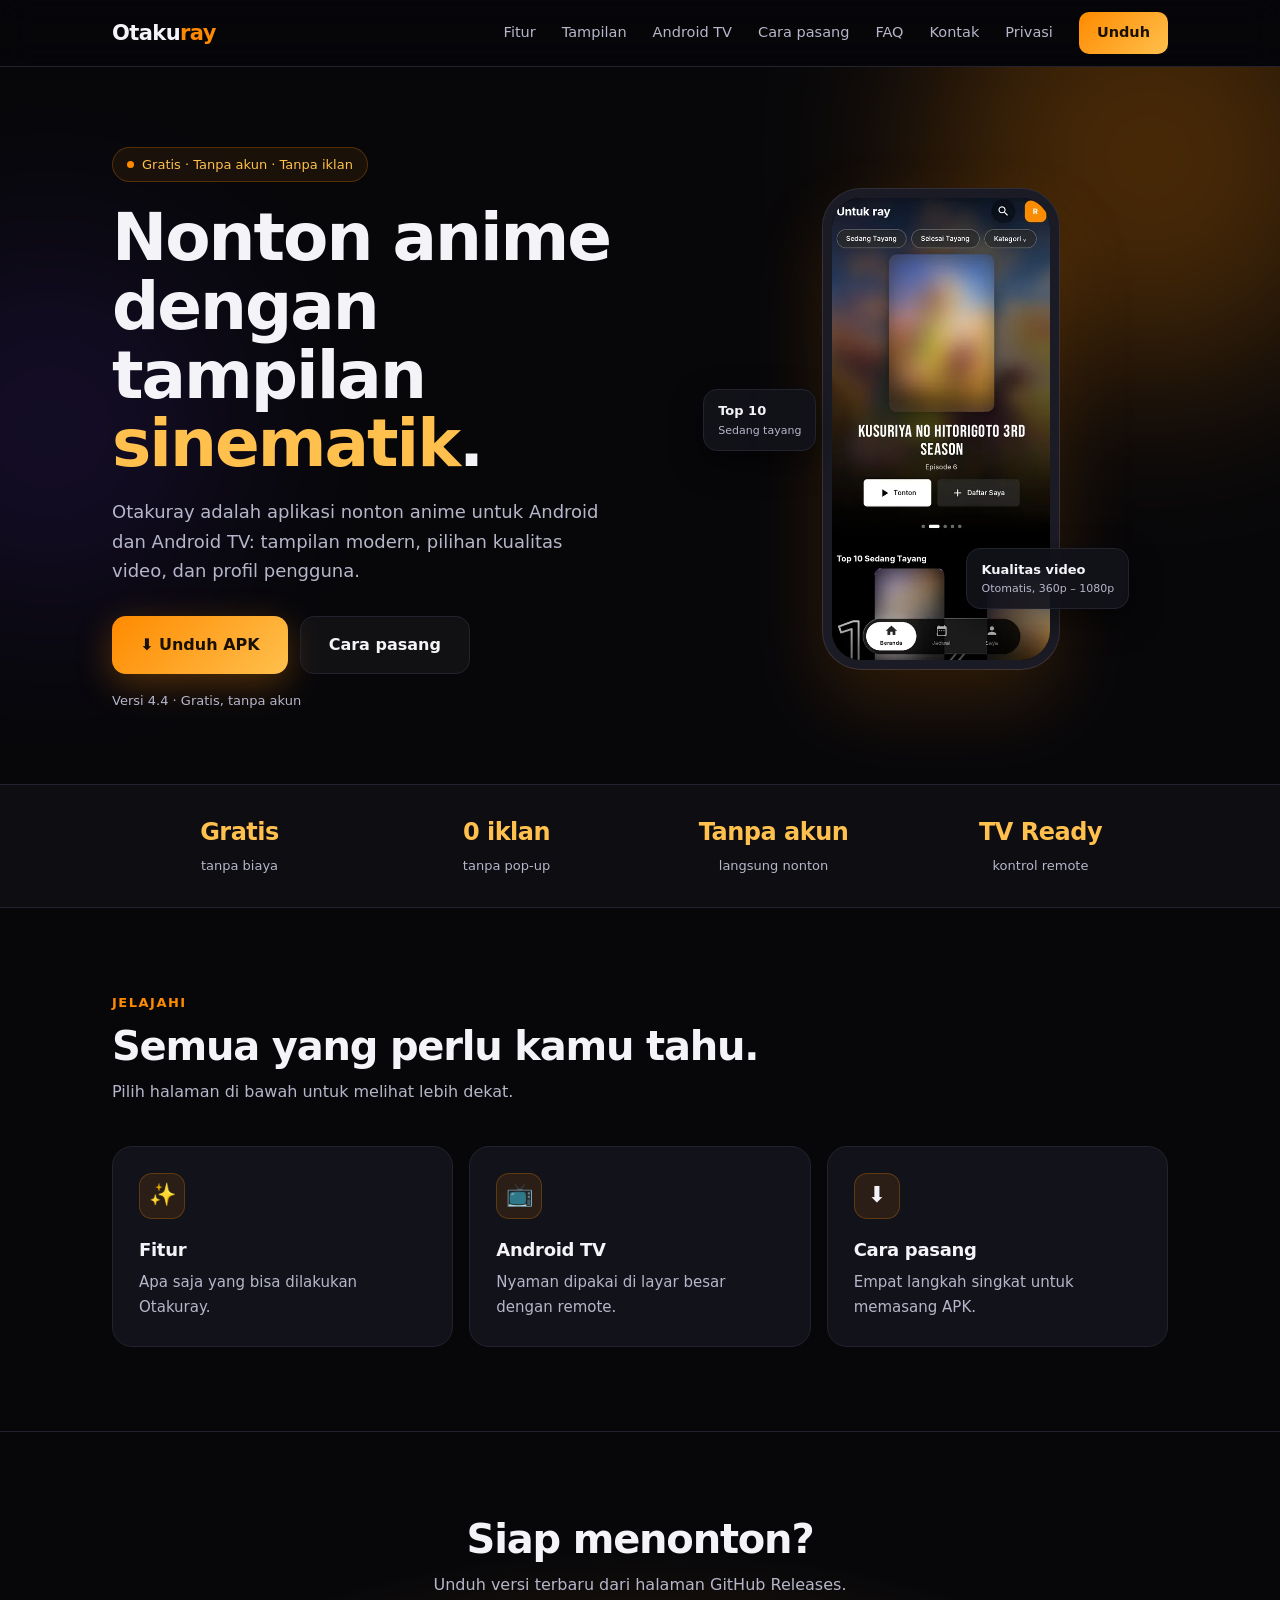
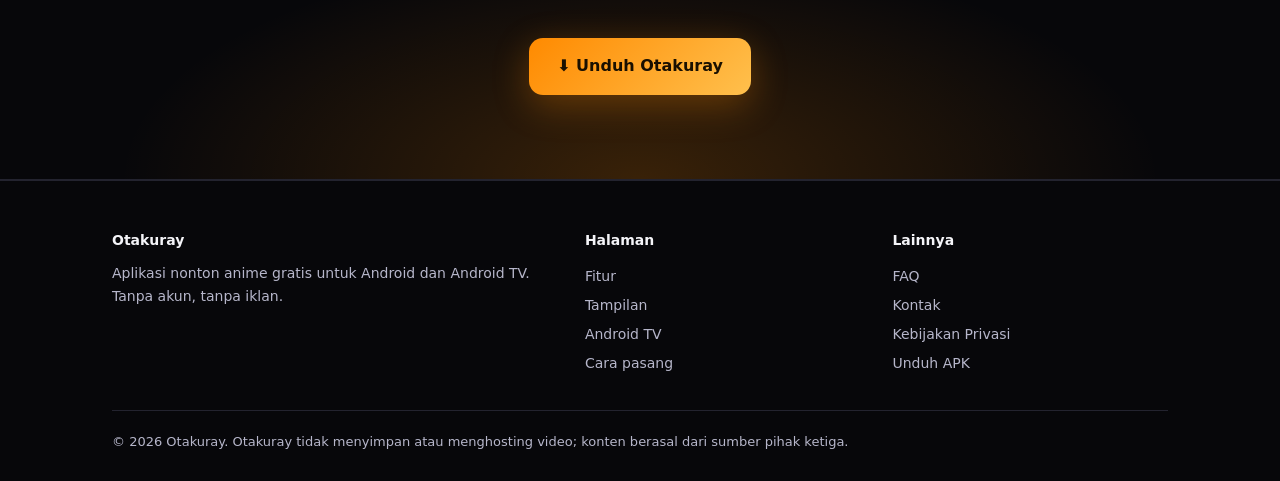
<file: web/index.html>
<!DOCTYPE html>
<html lang="id">
<head>
<meta charset="utf-8">
<meta name="viewport" content="width=device-width,initial-scale=1">
<title>Otakuray – Nonton Anime Gratis di Android &amp; Android TV</title>
<meta name="description" content="Aplikasi nonton anime gratis untuk Android dan Android TV: tanpa akun, tanpa iklan, jadwal tayang, banyak profil, kualitas hingga 1080p.">
<meta name="robots" content="index,follow,max-image-preview:large">
<link rel="canonical" href="https://otakuray.fannyakun.workers.dev/">
<link rel="icon" href="favicon.svg" type="image/svg+xml">
<meta property="og:type" content="website">
<meta property="og:site_name" content="Otakuray">
<meta property="og:locale" content="id_ID">
<meta property="og:title" content="Otakuray – Nonton Anime Gratis di Android &amp; Android TV">
<meta property="og:description" content="Aplikasi nonton anime gratis untuk Android dan Android TV: tanpa akun, tanpa iklan, jadwal tayang, banyak profil, kualitas hingga 1080p.">
<meta property="og:url" content="https://otakuray.fannyakun.workers.dev/">
<meta property="og:image" content="https://otakuray.fannyakun.workers.dev/og.png">
<meta property="og:image:width" content="1200">
<meta property="og:image:height" content="630">
<meta name="twitter:card" content="summary_large_image">
<meta name="twitter:title" content="Otakuray – Nonton Anime Gratis di Android &amp; Android TV">
<meta name="twitter:description" content="Aplikasi nonton anime gratis untuk Android dan Android TV: tanpa akun, tanpa iklan, jadwal tayang, banyak profil, kualitas hingga 1080p.">
<meta name="twitter:image" content="https://otakuray.fannyakun.workers.dev/og.png">
<script type="application/ld+json">{"@context": "https://schema.org", "@graph": [{"@type": "WebSite", "name": "Otakuray", "url": "https://otakuray.fannyakun.workers.dev/", "inLanguage": "id"}, {"@type": "SoftwareApplication", "name": "Otakuray", "operatingSystem": "ANDROID", "applicationCategory": "MultimediaApplication", "softwareVersion": "4.5", "inLanguage": "id", "description": "Aplikasi nonton anime gratis untuk Android dan Android TV: tanpa akun, tanpa iklan, jadwal tayang, banyak profil, kualitas hingga 1080p.", "downloadUrl": "https://github.com/fannyakun-bit/otakuray/releases/download/v.4.5/Otakuray.apk", "url": "https://otakuray.fannyakun.workers.dev/", "offers": {"@type": "Offer", "price": "0", "priceCurrency": "IDR"}, "screenshot": ["https://otakuray.fannyakun.workers.dev/img/beranda.webp", "https://otakuray.fannyakun.workers.dev/img/detail.webp", "https://otakuray.fannyakun.workers.dev/img/pemutar.webp", "https://otakuray.fannyakun.workers.dev/img/jadwal.webp"]}]}</script>
<meta name="theme-color" content="#07070a">
<link rel="stylesheet" href="style.css">
<script>document.documentElement.className+=" js"</script>
</head>
<body>
<nav><div class="wrap">
<a class="logo" href="./">Otaku<b>ray</b></a>
<div class="navr"><a class="nb" href="https://github.com/fannyakun-bit/otakuray/releases/download/v.4.5/Otakuray.apk">Unduh</a><button class="ham" id="ham" type="button" aria-label="Buka menu" aria-expanded="false" aria-controls="menu"><span></span><span></span><span></span></button></div>
<div class="menu" id="menu">
<a href="fitur.html">Fitur</a>
<a href="tampilan.html">Tampilan</a>
<a href="android-tv.html">Android TV</a>
<a href="cara-pasang.html">Cara pasang</a>
<a href="faq.html">FAQ</a>
<a href="kontak.html">Kontak</a>
<a href="privacy.html">Privasi</a>
<a class="nb" href="https://github.com/fannyakun-bit/otakuray/releases/download/v.4.5/Otakuray.apk">Unduh</a>
</div>
</div></nav>
<main>
<header class="hero">
<div class="orb o1"></div><div class="orb o2"></div>
<div class="wrap">
<div>
<span class="tag">Gratis · Tanpa akun · Tanpa iklan</span>
<h1>Nonton anime dengan tampilan <span>sinematik</span>.</h1>
<p class="lead">Otakuray adalah aplikasi nonton anime untuk Android dan Android TV: tampilan modern, pilihan kualitas video, dan profil pengguna.</p>
<div class="cta"><a class="btn" href="https://github.com/fannyakun-bit/otakuray/releases/download/v.4.5/Otakuray.apk">⬇ Unduh APK</a><a class="btn o" href="cara-pasang.html">Cara pasang</a></div>
<p class="note">Versi 4.4 · Gratis, tanpa akun</p>
</div>
<div class="stage"><div class="phone sc"><img src="img/beranda.webp" alt="Layar Beranda Otakuray" width="450" height="908" loading="lazy" decoding="async"></div>
<div class="chip c1">Top 10<small>Sedang tayang</small></div>
<div class="chip c2">Kualitas video<small>Otomatis, 360p – 1080p</small></div>
</div>
</div>
</header>
<div class="strip"><div class="wrap">
<div><b>Gratis</b><span>tanpa biaya</span></div>
<div><b>0 iklan</b><span>tanpa pop-up</span></div>
<div><b>Tanpa akun</b><span>langsung nonton</span></div>
<div><b>TV Ready</b><span>kontrol remote</span></div>
</div></div>
<section><div class="wrap">
<p class="eyebrow">Jelajahi</p>
<h2>Semua yang perlu kamu tahu.</h2>
<p class="sub">Pilih halaman di bawah untuk melihat lebih dekat.</p>
<div class="grid">
<a class="card" href="fitur.html" style="text-decoration:none"><div class="ic">✨</div><h3>Fitur</h3><p>Apa saja yang bisa dilakukan Otakuray.</p></a>
<a class="card" href="android-tv.html" style="text-decoration:none"><div class="ic">📺</div><h3>Android TV</h3><p>Nyaman dipakai di layar besar dengan remote.</p></a>
<a class="card" href="cara-pasang.html" style="text-decoration:none"><div class="ic">⬇</div><h3>Cara pasang</h3><p>Empat langkah singkat untuk memasang APK.</p></a>
</div>
</div></section>
<section class="final alt"><div class="wrap">
<h2>Siap menonton?</h2>
<p class="sub">Unduh versi terbaru dari halaman GitHub Releases.</p>
<a class="btn" href="https://github.com/fannyakun-bit/otakuray/releases/download/v.4.5/Otakuray.apk">⬇ Unduh Otakuray</a>
</div></section>
</main>
<footer><div class="wrap">
<div class="fg">
<div><b>Otakuray</b><p>Aplikasi nonton anime gratis untuk Android dan Android TV. Tanpa akun, tanpa iklan.</p></div>
<div><b>Halaman</b><a href="fitur.html">Fitur</a><a href="tampilan.html">Tampilan</a><a href="android-tv.html">Android TV</a><a href="cara-pasang.html">Cara pasang</a></div>
<div><b>Lainnya</b><a href="faq.html">FAQ</a><a href="kontak.html">Kontak</a><a href="privacy.html">Kebijakan Privasi</a><a href="https://github.com/fannyakun-bit/otakuray/releases/download/v.4.5/Otakuray.apk">Unduh APK</a></div>
</div>
<div class="copy">© 2026 Otakuray. Otakuray tidak menyimpan atau menghosting video; konten berasal dari sumber pihak ketiga.</div>
</div></footer>
<script>
(function(){var h=document.getElementById("ham"),n=document.querySelector("nav");if(!h||!n)return;
function s(o){n.classList.toggle("open",o);h.setAttribute("aria-expanded",o?"true":"false");h.setAttribute("aria-label",o?"Tutup menu":"Buka menu")}
h.addEventListener("click",function(){s(!n.classList.contains("open"))});
n.querySelectorAll(".menu a").forEach(function(a){a.addEventListener("click",function(){s(false)})});
document.addEventListener("keydown",function(e){if(e.key==="Escape"){s(false);h.focus()}});
document.addEventListener("click",function(e){if(!n.contains(e.target))s(false)});
})();
</script>
</body>
</html>
</file>
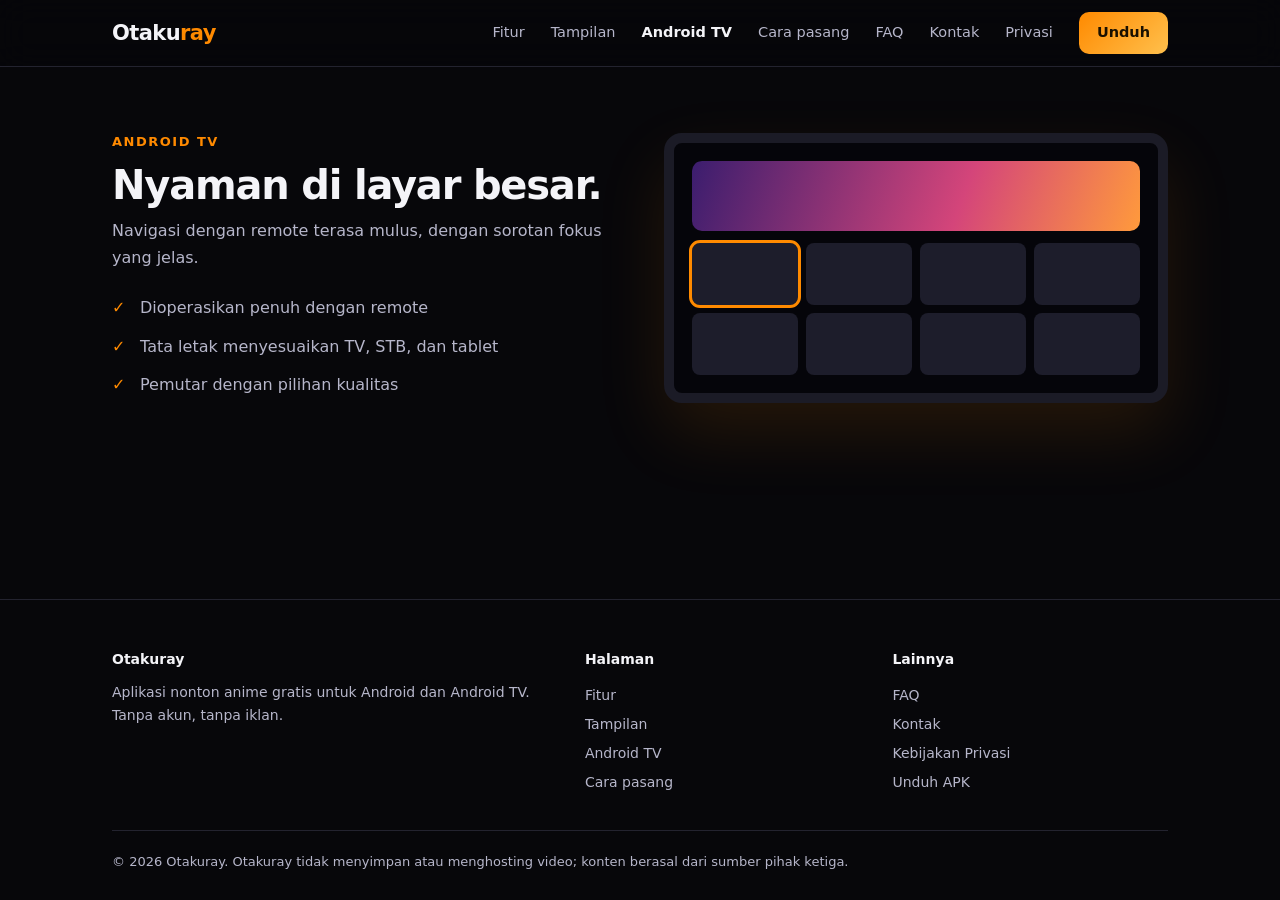
<file: web/android-tv.html>
<!DOCTYPE html>
<html lang="id">
<head>
<meta charset="utf-8">
<meta name="viewport" content="width=device-width,initial-scale=1">
<title>Otakuray di Android TV – Kontrol Penuh dengan Remote</title>
<meta name="description" content="Otakuray bisa dipakai di Android TV dengan kontrol remote penuh, sorotan fokus yang jelas, dan tata letak yang menyesuaikan TV, STB, dan tablet.">
<meta name="robots" content="index,follow,max-image-preview:large">
<link rel="canonical" href="https://otakuray.fannyakun.workers.dev/android-tv">
<link rel="icon" href="favicon.svg" type="image/svg+xml">
<meta property="og:type" content="website">
<meta property="og:site_name" content="Otakuray">
<meta property="og:locale" content="id_ID">
<meta property="og:title" content="Otakuray di Android TV – Kontrol Penuh dengan Remote">
<meta property="og:description" content="Otakuray bisa dipakai di Android TV dengan kontrol remote penuh, sorotan fokus yang jelas, dan tata letak yang menyesuaikan TV, STB, dan tablet.">
<meta property="og:url" content="https://otakuray.fannyakun.workers.dev/android-tv">
<meta property="og:image" content="https://otakuray.fannyakun.workers.dev/og.png">
<meta property="og:image:width" content="1200">
<meta property="og:image:height" content="630">
<meta name="twitter:card" content="summary_large_image">
<meta name="twitter:title" content="Otakuray di Android TV – Kontrol Penuh dengan Remote">
<meta name="twitter:description" content="Otakuray bisa dipakai di Android TV dengan kontrol remote penuh, sorotan fokus yang jelas, dan tata letak yang menyesuaikan TV, STB, dan tablet.">
<meta name="twitter:image" content="https://otakuray.fannyakun.workers.dev/og.png">
<meta name="theme-color" content="#07070a">
<link rel="stylesheet" href="style.css">
<script>document.documentElement.className+=" js"</script>
</head>
<body>
<nav><div class="wrap">
<a class="logo" href="./">Otaku<b>ray</b></a>
<div class="navr"><a class="nb" href="https://github.com/fannyakun-bit/otakuray/releases/download/v.4.5/Otakuray.apk">Unduh</a><button class="ham" id="ham" type="button" aria-label="Buka menu" aria-expanded="false" aria-controls="menu"><span></span><span></span><span></span></button></div>
<div class="menu" id="menu">
<a href="fitur.html">Fitur</a>
<a href="tampilan.html">Tampilan</a>
<a href="android-tv.html" class="cur" aria-current="page">Android TV</a>
<a href="cara-pasang.html">Cara pasang</a>
<a href="faq.html">FAQ</a>
<a href="kontak.html">Kontak</a>
<a href="privacy.html">Privasi</a>
<a class="nb" href="https://github.com/fannyakun-bit/otakuray/releases/download/v.4.5/Otakuray.apk">Unduh</a>
</div>
</div></nav>
<main>
<section id="tv"><div class="wrap tvwrap">
<div>
<p class="eyebrow">Android TV</p>
<h1 class="h2">Nyaman di layar besar.</h1>
<p class="sub" style="margin-bottom:0">Navigasi dengan remote terasa mulus, dengan sorotan fokus yang jelas.</p>
<ul class="tick"><li>Dioperasikan penuh dengan remote</li><li>Tata letak menyesuaikan TV, STB, dan tablet</li><li>Pemutar dengan pilihan kualitas</li></ul>
</div>
<div class="tv"><div class="h"></div>
<div class="r"><i class="f"></i><i></i><i></i><i></i></div>
<div class="r" style="margin-top:8px"><i></i><i></i><i></i><i></i></div></div>
</div></section>
</main>
<footer><div class="wrap">
<div class="fg">
<div><b>Otakuray</b><p>Aplikasi nonton anime gratis untuk Android dan Android TV. Tanpa akun, tanpa iklan.</p></div>
<div><b>Halaman</b><a href="fitur.html">Fitur</a><a href="tampilan.html">Tampilan</a><a href="android-tv.html">Android TV</a><a href="cara-pasang.html">Cara pasang</a></div>
<div><b>Lainnya</b><a href="faq.html">FAQ</a><a href="kontak.html">Kontak</a><a href="privacy.html">Kebijakan Privasi</a><a href="https://github.com/fannyakun-bit/otakuray/releases/download/v.4.5/Otakuray.apk">Unduh APK</a></div>
</div>
<div class="copy">© 2026 Otakuray. Otakuray tidak menyimpan atau menghosting video; konten berasal dari sumber pihak ketiga.</div>
</div></footer>
<script>
(function(){var h=document.getElementById("ham"),n=document.querySelector("nav");if(!h||!n)return;
function s(o){n.classList.toggle("open",o);h.setAttribute("aria-expanded",o?"true":"false");h.setAttribute("aria-label",o?"Tutup menu":"Buka menu")}
h.addEventListener("click",function(){s(!n.classList.contains("open"))});
n.querySelectorAll(".menu a").forEach(function(a){a.addEventListener("click",function(){s(false)})});
document.addEventListener("keydown",function(e){if(e.key==="Escape"){s(false);h.focus()}});
document.addEventListener("click",function(e){if(!n.contains(e.target))s(false)});
})();
</script>
</body>
</html>
</file>
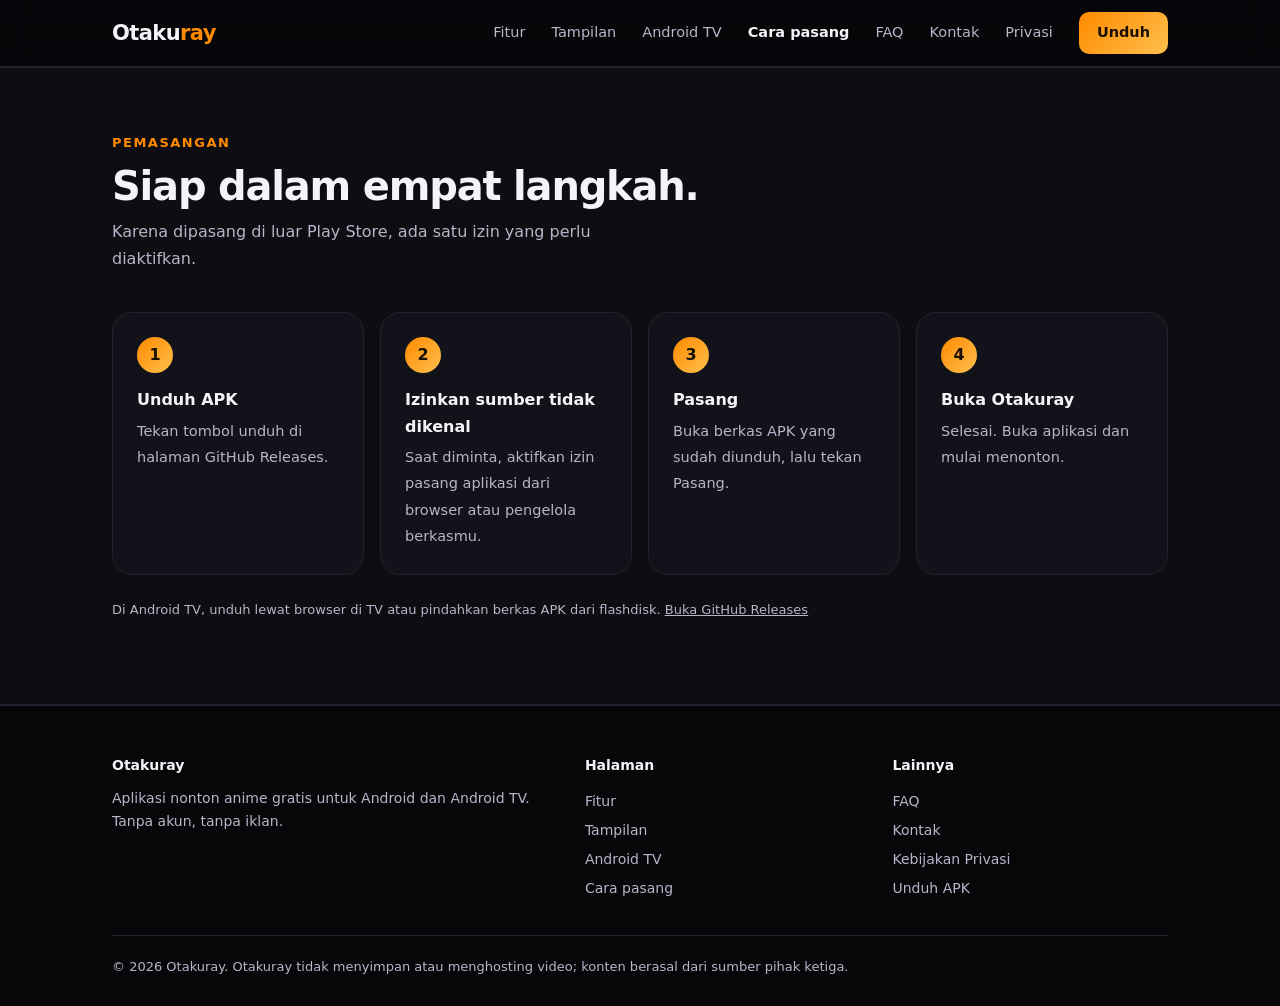
<file: web/cara-pasang.html>
<!DOCTYPE html>
<html lang="id">
<head>
<meta charset="utf-8">
<meta name="viewport" content="width=device-width,initial-scale=1">
<title>Cara Pasang Otakuray APK di Android &amp; Android TV</title>
<meta name="description" content="Panduan empat langkah memasang Otakuray APK: unduh dari GitHub Releases, izinkan sumber tidak dikenal, pasang, lalu mulai menonton.">
<meta name="robots" content="index,follow,max-image-preview:large">
<link rel="canonical" href="https://otakuray.fannyakun.workers.dev/cara-pasang">
<link rel="icon" href="favicon.svg" type="image/svg+xml">
<meta property="og:type" content="website">
<meta property="og:site_name" content="Otakuray">
<meta property="og:locale" content="id_ID">
<meta property="og:title" content="Cara Pasang Otakuray APK di Android &amp; Android TV">
<meta property="og:description" content="Panduan empat langkah memasang Otakuray APK: unduh dari GitHub Releases, izinkan sumber tidak dikenal, pasang, lalu mulai menonton.">
<meta property="og:url" content="https://otakuray.fannyakun.workers.dev/cara-pasang">
<meta property="og:image" content="https://otakuray.fannyakun.workers.dev/og.png">
<meta property="og:image:width" content="1200">
<meta property="og:image:height" content="630">
<meta name="twitter:card" content="summary_large_image">
<meta name="twitter:title" content="Cara Pasang Otakuray APK di Android &amp; Android TV">
<meta name="twitter:description" content="Panduan empat langkah memasang Otakuray APK: unduh dari GitHub Releases, izinkan sumber tidak dikenal, pasang, lalu mulai menonton.">
<meta name="twitter:image" content="https://otakuray.fannyakun.workers.dev/og.png">
<meta name="theme-color" content="#07070a">
<link rel="stylesheet" href="style.css">
<script>document.documentElement.className+=" js"</script>
</head>
<body>
<nav><div class="wrap">
<a class="logo" href="./">Otaku<b>ray</b></a>
<div class="navr"><a class="nb" href="https://github.com/fannyakun-bit/otakuray/releases/download/v.4.5/Otakuray.apk">Unduh</a><button class="ham" id="ham" type="button" aria-label="Buka menu" aria-expanded="false" aria-controls="menu"><span></span><span></span><span></span></button></div>
<div class="menu" id="menu">
<a href="fitur.html">Fitur</a>
<a href="tampilan.html">Tampilan</a>
<a href="android-tv.html">Android TV</a>
<a href="cara-pasang.html" class="cur" aria-current="page">Cara pasang</a>
<a href="faq.html">FAQ</a>
<a href="kontak.html">Kontak</a>
<a href="privacy.html">Privasi</a>
<a class="nb" href="https://github.com/fannyakun-bit/otakuray/releases/download/v.4.5/Otakuray.apk">Unduh</a>
</div>
</div></nav>
<main>
<section id="pasang" class="alt"><div class="wrap">
<p class="eyebrow">Pemasangan</p>
<h1 class="h2">Siap dalam empat langkah.</h1>
<p class="sub">Karena dipasang di luar Play Store, ada satu izin yang perlu diaktifkan.</p>
<div class="steps">
<div class="st"><b>Unduh APK</b><span>Tekan tombol unduh di halaman GitHub Releases.</span></div>
<div class="st"><b>Izinkan sumber tidak dikenal</b><span>Saat diminta, aktifkan izin pasang aplikasi dari browser atau pengelola berkasmu.</span></div>
<div class="st"><b>Pasang</b><span>Buka berkas APK yang sudah diunduh, lalu tekan Pasang.</span></div>
<div class="st"><b>Buka Otakuray</b><span>Selesai. Buka aplikasi dan mulai menonton.</span></div>
</div>
<p class="note" style="margin-top:24px">Di Android TV, unduh lewat browser di TV atau pindahkan berkas APK dari flashdisk. <a href="https://github.com/fannyakun-bit/otakuray/releases/latest"><u>Buka GitHub Releases</u></a></p>
</div></section>
</main>
<footer><div class="wrap">
<div class="fg">
<div><b>Otakuray</b><p>Aplikasi nonton anime gratis untuk Android dan Android TV. Tanpa akun, tanpa iklan.</p></div>
<div><b>Halaman</b><a href="fitur.html">Fitur</a><a href="tampilan.html">Tampilan</a><a href="android-tv.html">Android TV</a><a href="cara-pasang.html">Cara pasang</a></div>
<div><b>Lainnya</b><a href="faq.html">FAQ</a><a href="kontak.html">Kontak</a><a href="privacy.html">Kebijakan Privasi</a><a href="https://github.com/fannyakun-bit/otakuray/releases/download/v.4.5/Otakuray.apk">Unduh APK</a></div>
</div>
<div class="copy">© 2026 Otakuray. Otakuray tidak menyimpan atau menghosting video; konten berasal dari sumber pihak ketiga.</div>
</div></footer>
<script>
(function(){var h=document.getElementById("ham"),n=document.querySelector("nav");if(!h||!n)return;
function s(o){n.classList.toggle("open",o);h.setAttribute("aria-expanded",o?"true":"false");h.setAttribute("aria-label",o?"Tutup menu":"Buka menu")}
h.addEventListener("click",function(){s(!n.classList.contains("open"))});
n.querySelectorAll(".menu a").forEach(function(a){a.addEventListener("click",function(){s(false)})});
document.addEventListener("keydown",function(e){if(e.key==="Escape"){s(false);h.focus()}});
document.addEventListener("click",function(e){if(!n.contains(e.target))s(false)});
})();
</script>
</body>
</html>
</file>
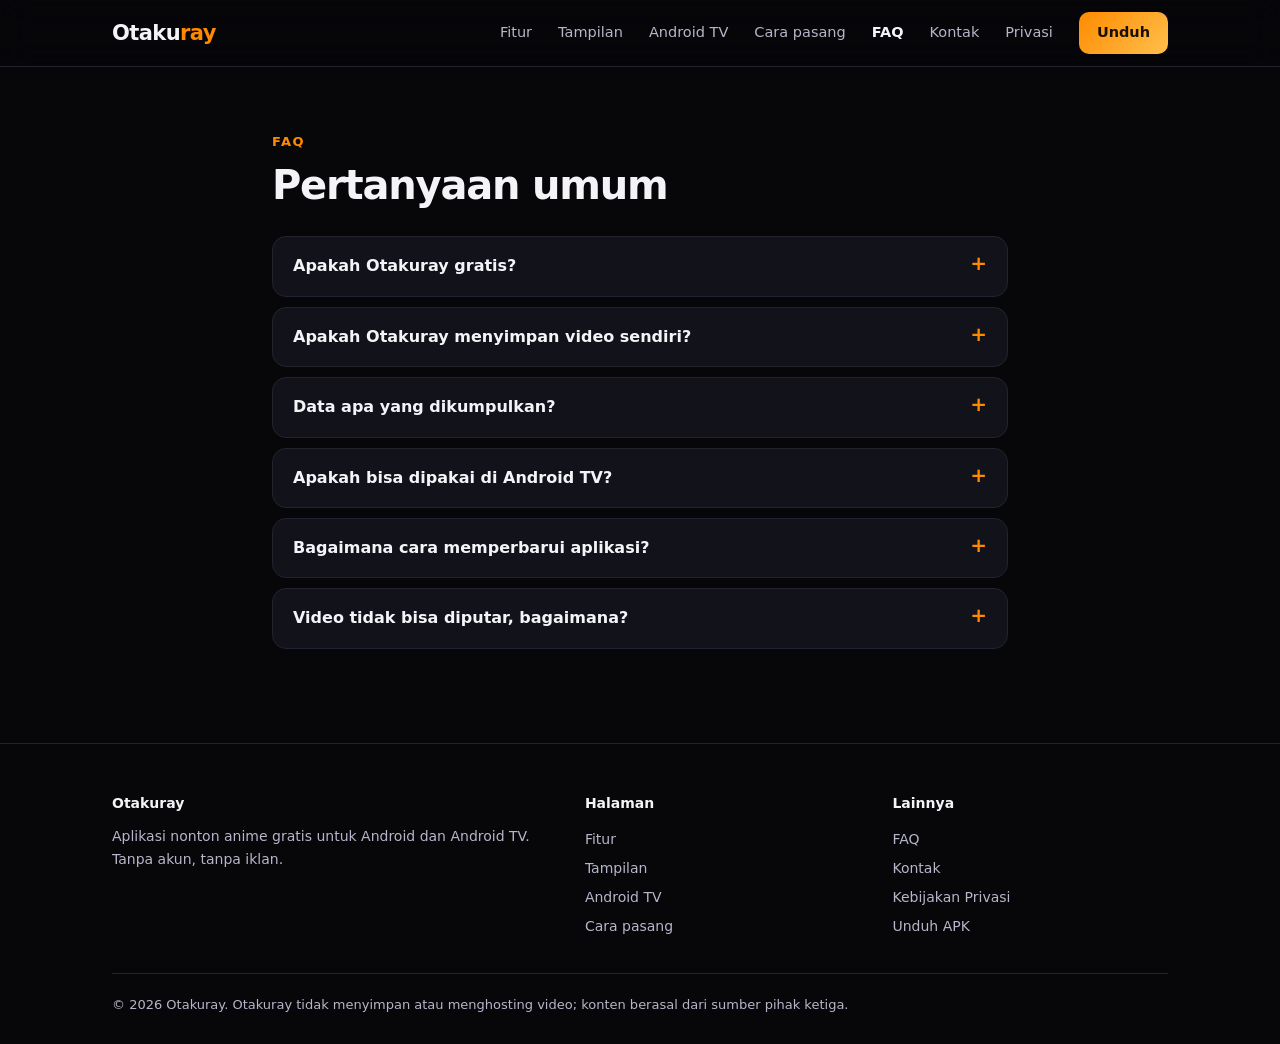
<file: web/faq.html>
<!DOCTYPE html>
<html lang="id">
<head>
<meta charset="utf-8">
<meta name="viewport" content="width=device-width,initial-scale=1">
<title>FAQ Otakuray – Pertanyaan Umum</title>
<meta name="description" content="Jawaban pertanyaan umum soal Otakuray: gratis atau tidak, sumber video, data yang dikumpulkan, Android TV, dan cara memperbarui.">
<meta name="robots" content="index,follow,max-image-preview:large">
<link rel="canonical" href="https://otakuray.fannyakun.workers.dev/faq">
<link rel="icon" href="favicon.svg" type="image/svg+xml">
<meta property="og:type" content="website">
<meta property="og:site_name" content="Otakuray">
<meta property="og:locale" content="id_ID">
<meta property="og:title" content="FAQ Otakuray – Pertanyaan Umum">
<meta property="og:description" content="Jawaban pertanyaan umum soal Otakuray: gratis atau tidak, sumber video, data yang dikumpulkan, Android TV, dan cara memperbarui.">
<meta property="og:url" content="https://otakuray.fannyakun.workers.dev/faq">
<meta property="og:image" content="https://otakuray.fannyakun.workers.dev/og.png">
<meta property="og:image:width" content="1200">
<meta property="og:image:height" content="630">
<meta name="twitter:card" content="summary_large_image">
<meta name="twitter:title" content="FAQ Otakuray – Pertanyaan Umum">
<meta name="twitter:description" content="Jawaban pertanyaan umum soal Otakuray: gratis atau tidak, sumber video, data yang dikumpulkan, Android TV, dan cara memperbarui.">
<meta name="twitter:image" content="https://otakuray.fannyakun.workers.dev/og.png">
<script type="application/ld+json">{"@context": "https://schema.org", "@type": "FAQPage", "mainEntity": [{"@type": "Question", "name": "Apakah Otakuray gratis?", "acceptedAnswer": {"@type": "Answer", "text": "Ya, gratis dan tanpa akun. Aplikasi juga tidak menampilkan iklan."}}, {"@type": "Question", "name": "Apakah Otakuray menyimpan video sendiri?", "acceptedAnswer": {"@type": "Answer", "text": "Tidak. Otakuray tidak menyimpan atau menghosting video. Aplikasi hanya menampilkan konten dari sumber pihak ketiga. Lihat disclaimer."}}, {"@type": "Question", "name": "Data apa yang dikumpulkan?", "acceptedAnswer": {"@type": "Answer", "text": "Tidak ada data pribadi yang dikirim ke pengembang. Detailnya ada di Kebijakan Privasi."}}, {"@type": "Question", "name": "Apakah bisa dipakai di Android TV?", "acceptedAnswer": {"@type": "Answer", "text": "Bisa. Aplikasi dapat dioperasikan penuh dengan remote dan tata letaknya menyesuaikan layar TV."}}, {"@type": "Question", "name": "Bagaimana cara memperbarui aplikasi?", "acceptedAnswer": {"@type": "Answer", "text": "Aplikasi memberi tahu bila ada versi baru. Kamu juga bisa mengunduh APK terbaru dari GitHub Releases."}}, {"@type": "Question", "name": "Video tidak bisa diputar, bagaimana?", "acceptedAnswer": {"@type": "Answer", "text": "Coba pilih kualitas lain atau sumber lain, lalu periksa koneksi internet. Jika masih bermasalah, kirim laporan lewat halaman Kontak."}}]}</script>
<meta name="theme-color" content="#07070a">
<link rel="stylesheet" href="style.css">
<script>document.documentElement.className+=" js"</script>
</head>
<body>
<nav><div class="wrap">
<a class="logo" href="./">Otaku<b>ray</b></a>
<div class="navr"><a class="nb" href="https://github.com/fannyakun-bit/otakuray/releases/download/v.4.5/Otakuray.apk">Unduh</a><button class="ham" id="ham" type="button" aria-label="Buka menu" aria-expanded="false" aria-controls="menu"><span></span><span></span><span></span></button></div>
<div class="menu" id="menu">
<a href="fitur.html">Fitur</a>
<a href="tampilan.html">Tampilan</a>
<a href="android-tv.html">Android TV</a>
<a href="cara-pasang.html">Cara pasang</a>
<a href="faq.html" class="cur" aria-current="page">FAQ</a>
<a href="kontak.html">Kontak</a>
<a href="privacy.html">Privasi</a>
<a class="nb" href="https://github.com/fannyakun-bit/otakuray/releases/download/v.4.5/Otakuray.apk">Unduh</a>
</div>
</div></nav>
<main>
<section id="faq"><div class="wrap" style="max-width:780px">
<p class="eyebrow">FAQ</p>
<h1 class="h2" style="margin-bottom:28px">Pertanyaan umum</h1>
<details><summary>Apakah Otakuray gratis?</summary><p>Ya, gratis dan tanpa akun. Aplikasi juga tidak menampilkan iklan.</p></details>
<details><summary>Apakah Otakuray menyimpan video sendiri?</summary><p>Tidak. Otakuray tidak menyimpan atau menghosting video. Aplikasi hanya menampilkan konten dari sumber pihak ketiga. Lihat <a href="privacy.html#disclaimer"><u>disclaimer</u></a>.</p></details>
<details><summary>Data apa yang dikumpulkan?</summary><p>Tidak ada data pribadi yang dikirim ke pengembang. Detailnya ada di <a href="privacy.html"><u>Kebijakan Privasi</u></a>.</p></details>
<details><summary>Apakah bisa dipakai di Android TV?</summary><p>Bisa. Aplikasi dapat dioperasikan penuh dengan remote dan tata letaknya menyesuaikan layar TV.</p></details>
<details><summary>Bagaimana cara memperbarui aplikasi?</summary><p>Aplikasi memberi tahu bila ada versi baru. Kamu juga bisa mengunduh APK terbaru dari <a href="https://github.com/fannyakun-bit/otakuray/releases/latest"><u>GitHub Releases</u></a>.</p></details>
<details><summary>Video tidak bisa diputar, bagaimana?</summary><p>Coba pilih kualitas lain atau sumber lain, lalu periksa koneksi internet. Jika masih bermasalah, kirim laporan lewat halaman <a href="kontak.html"><u>Kontak</u></a>.</p></details>
</div></section>
</main>
<footer><div class="wrap">
<div class="fg">
<div><b>Otakuray</b><p>Aplikasi nonton anime gratis untuk Android dan Android TV. Tanpa akun, tanpa iklan.</p></div>
<div><b>Halaman</b><a href="fitur.html">Fitur</a><a href="tampilan.html">Tampilan</a><a href="android-tv.html">Android TV</a><a href="cara-pasang.html">Cara pasang</a></div>
<div><b>Lainnya</b><a href="faq.html">FAQ</a><a href="kontak.html">Kontak</a><a href="privacy.html">Kebijakan Privasi</a><a href="https://github.com/fannyakun-bit/otakuray/releases/download/v.4.5/Otakuray.apk">Unduh APK</a></div>
</div>
<div class="copy">© 2026 Otakuray. Otakuray tidak menyimpan atau menghosting video; konten berasal dari sumber pihak ketiga.</div>
</div></footer>
<script>
(function(){var h=document.getElementById("ham"),n=document.querySelector("nav");if(!h||!n)return;
function s(o){n.classList.toggle("open",o);h.setAttribute("aria-expanded",o?"true":"false");h.setAttribute("aria-label",o?"Tutup menu":"Buka menu")}
h.addEventListener("click",function(){s(!n.classList.contains("open"))});
n.querySelectorAll(".menu a").forEach(function(a){a.addEventListener("click",function(){s(false)})});
document.addEventListener("keydown",function(e){if(e.key==="Escape"){s(false);h.focus()}});
document.addEventListener("click",function(e){if(!n.contains(e.target))s(false)});
})();
</script>
</body>
</html>
</file>
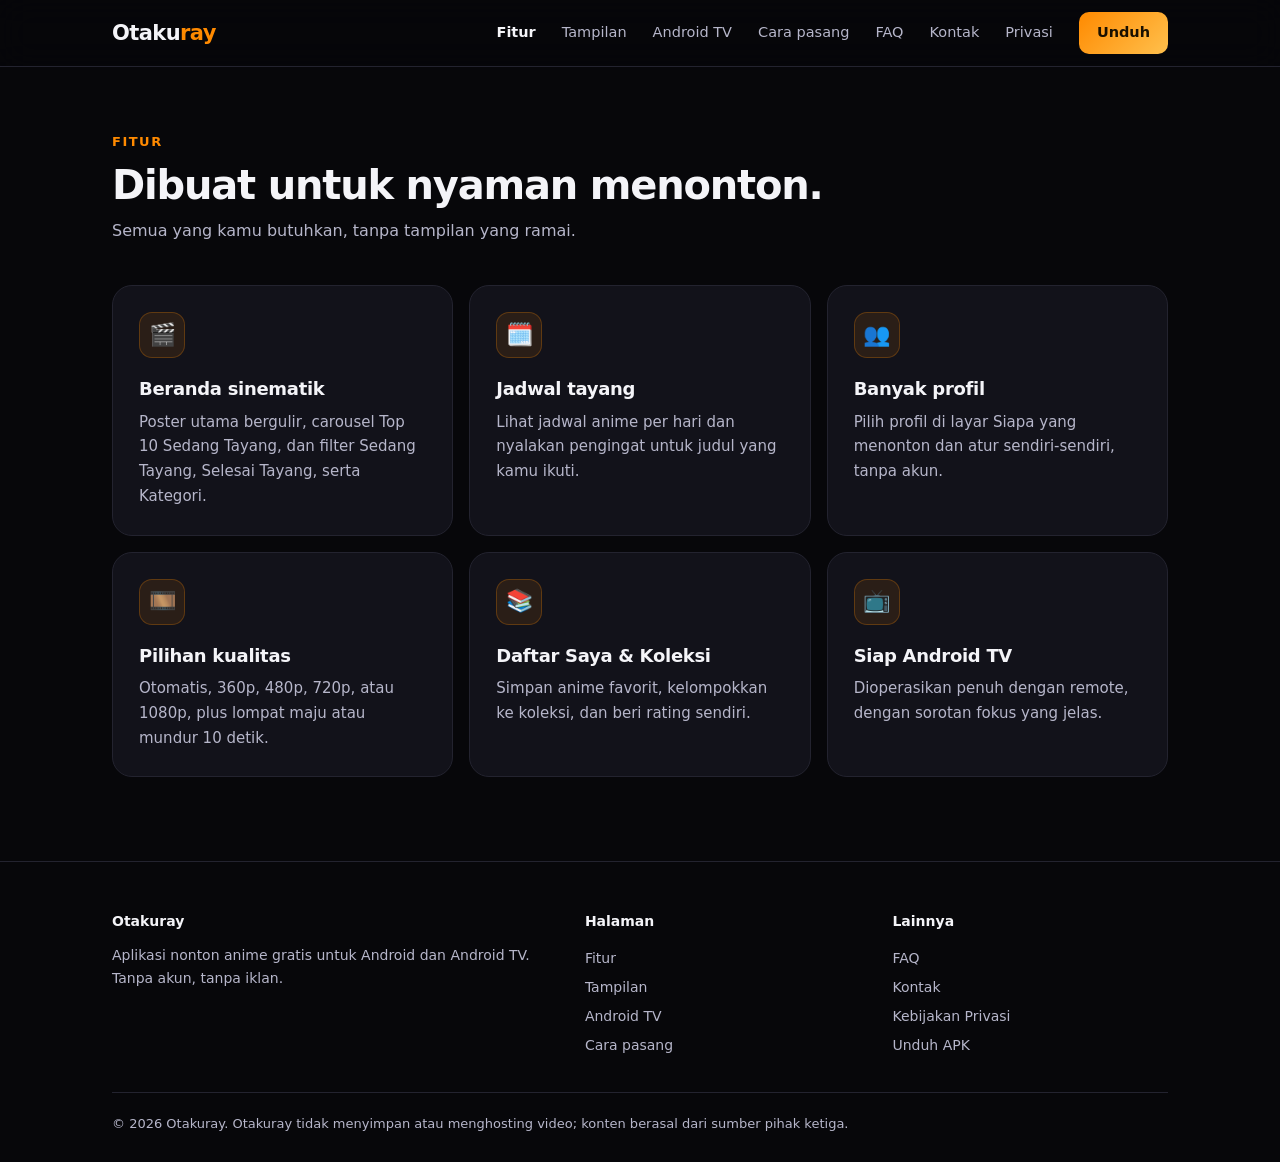
<file: web/fitur.html>
<!DOCTYPE html>
<html lang="id">
<head>
<meta charset="utf-8">
<meta name="viewport" content="width=device-width,initial-scale=1">
<title>Fitur Otakuray – Jadwal Tayang, Profil, Kualitas 1080p</title>
<meta name="description" content="Kenali fitur Otakuray: beranda sinematik, Top 10, jadwal tayang dengan pengingat, banyak profil, Daftar Saya, koleksi, dan pilihan kualitas video.">
<meta name="robots" content="index,follow,max-image-preview:large">
<link rel="canonical" href="https://otakuray.fannyakun.workers.dev/fitur">
<link rel="icon" href="favicon.svg" type="image/svg+xml">
<meta property="og:type" content="website">
<meta property="og:site_name" content="Otakuray">
<meta property="og:locale" content="id_ID">
<meta property="og:title" content="Fitur Otakuray – Jadwal Tayang, Profil, Kualitas 1080p">
<meta property="og:description" content="Kenali fitur Otakuray: beranda sinematik, Top 10, jadwal tayang dengan pengingat, banyak profil, Daftar Saya, koleksi, dan pilihan kualitas video.">
<meta property="og:url" content="https://otakuray.fannyakun.workers.dev/fitur">
<meta property="og:image" content="https://otakuray.fannyakun.workers.dev/og.png">
<meta property="og:image:width" content="1200">
<meta property="og:image:height" content="630">
<meta name="twitter:card" content="summary_large_image">
<meta name="twitter:title" content="Fitur Otakuray – Jadwal Tayang, Profil, Kualitas 1080p">
<meta name="twitter:description" content="Kenali fitur Otakuray: beranda sinematik, Top 10, jadwal tayang dengan pengingat, banyak profil, Daftar Saya, koleksi, dan pilihan kualitas video.">
<meta name="twitter:image" content="https://otakuray.fannyakun.workers.dev/og.png">
<meta name="theme-color" content="#07070a">
<link rel="stylesheet" href="style.css">
<script>document.documentElement.className+=" js"</script>
</head>
<body>
<nav><div class="wrap">
<a class="logo" href="./">Otaku<b>ray</b></a>
<div class="navr"><a class="nb" href="https://github.com/fannyakun-bit/otakuray/releases/download/v.4.5/Otakuray.apk">Unduh</a><button class="ham" id="ham" type="button" aria-label="Buka menu" aria-expanded="false" aria-controls="menu"><span></span><span></span><span></span></button></div>
<div class="menu" id="menu">
<a href="fitur.html" class="cur" aria-current="page">Fitur</a>
<a href="tampilan.html">Tampilan</a>
<a href="android-tv.html">Android TV</a>
<a href="cara-pasang.html">Cara pasang</a>
<a href="faq.html">FAQ</a>
<a href="kontak.html">Kontak</a>
<a href="privacy.html">Privasi</a>
<a class="nb" href="https://github.com/fannyakun-bit/otakuray/releases/download/v.4.5/Otakuray.apk">Unduh</a>
</div>
</div></nav>
<main>
<section id="fitur"><div class="wrap">
<p class="eyebrow">Fitur</p>
<h1 class="h2">Dibuat untuk nyaman menonton.</h1>
<p class="sub">Semua yang kamu butuhkan, tanpa tampilan yang ramai.</p>
<div class="grid">
<div class="card"><div class="ic">🎬</div><h3>Beranda sinematik</h3><p>Poster utama bergulir, carousel Top 10 Sedang Tayang, dan filter Sedang Tayang, Selesai Tayang, serta Kategori.</p></div>
<div class="card"><div class="ic">🗓️</div><h3>Jadwal tayang</h3><p>Lihat jadwal anime per hari dan nyalakan pengingat untuk judul yang kamu ikuti.</p></div>
<div class="card"><div class="ic">👥</div><h3>Banyak profil</h3><p>Pilih profil di layar Siapa yang menonton dan atur sendiri-sendiri, tanpa akun.</p></div>
<div class="card"><div class="ic">🎞️</div><h3>Pilihan kualitas</h3><p>Otomatis, 360p, 480p, 720p, atau 1080p, plus lompat maju atau mundur 10 detik.</p></div>
<div class="card"><div class="ic">📚</div><h3>Daftar Saya &amp; Koleksi</h3><p>Simpan anime favorit, kelompokkan ke koleksi, dan beri rating sendiri.</p></div>
<div class="card"><div class="ic">📺</div><h3>Siap Android TV</h3><p>Dioperasikan penuh dengan remote, dengan sorotan fokus yang jelas.</p></div>
</div>
</div></section>
</main>
<footer><div class="wrap">
<div class="fg">
<div><b>Otakuray</b><p>Aplikasi nonton anime gratis untuk Android dan Android TV. Tanpa akun, tanpa iklan.</p></div>
<div><b>Halaman</b><a href="fitur.html">Fitur</a><a href="tampilan.html">Tampilan</a><a href="android-tv.html">Android TV</a><a href="cara-pasang.html">Cara pasang</a></div>
<div><b>Lainnya</b><a href="faq.html">FAQ</a><a href="kontak.html">Kontak</a><a href="privacy.html">Kebijakan Privasi</a><a href="https://github.com/fannyakun-bit/otakuray/releases/download/v.4.5/Otakuray.apk">Unduh APK</a></div>
</div>
<div class="copy">© 2026 Otakuray. Otakuray tidak menyimpan atau menghosting video; konten berasal dari sumber pihak ketiga.</div>
</div></footer>
<script>
(function(){var h=document.getElementById("ham"),n=document.querySelector("nav");if(!h||!n)return;
function s(o){n.classList.toggle("open",o);h.setAttribute("aria-expanded",o?"true":"false");h.setAttribute("aria-label",o?"Tutup menu":"Buka menu")}
h.addEventListener("click",function(){s(!n.classList.contains("open"))});
n.querySelectorAll(".menu a").forEach(function(a){a.addEventListener("click",function(){s(false)})});
document.addEventListener("keydown",function(e){if(e.key==="Escape"){s(false);h.focus()}});
document.addEventListener("click",function(e){if(!n.contains(e.target))s(false)});
})();
</script>
</body>
</html>
</file>
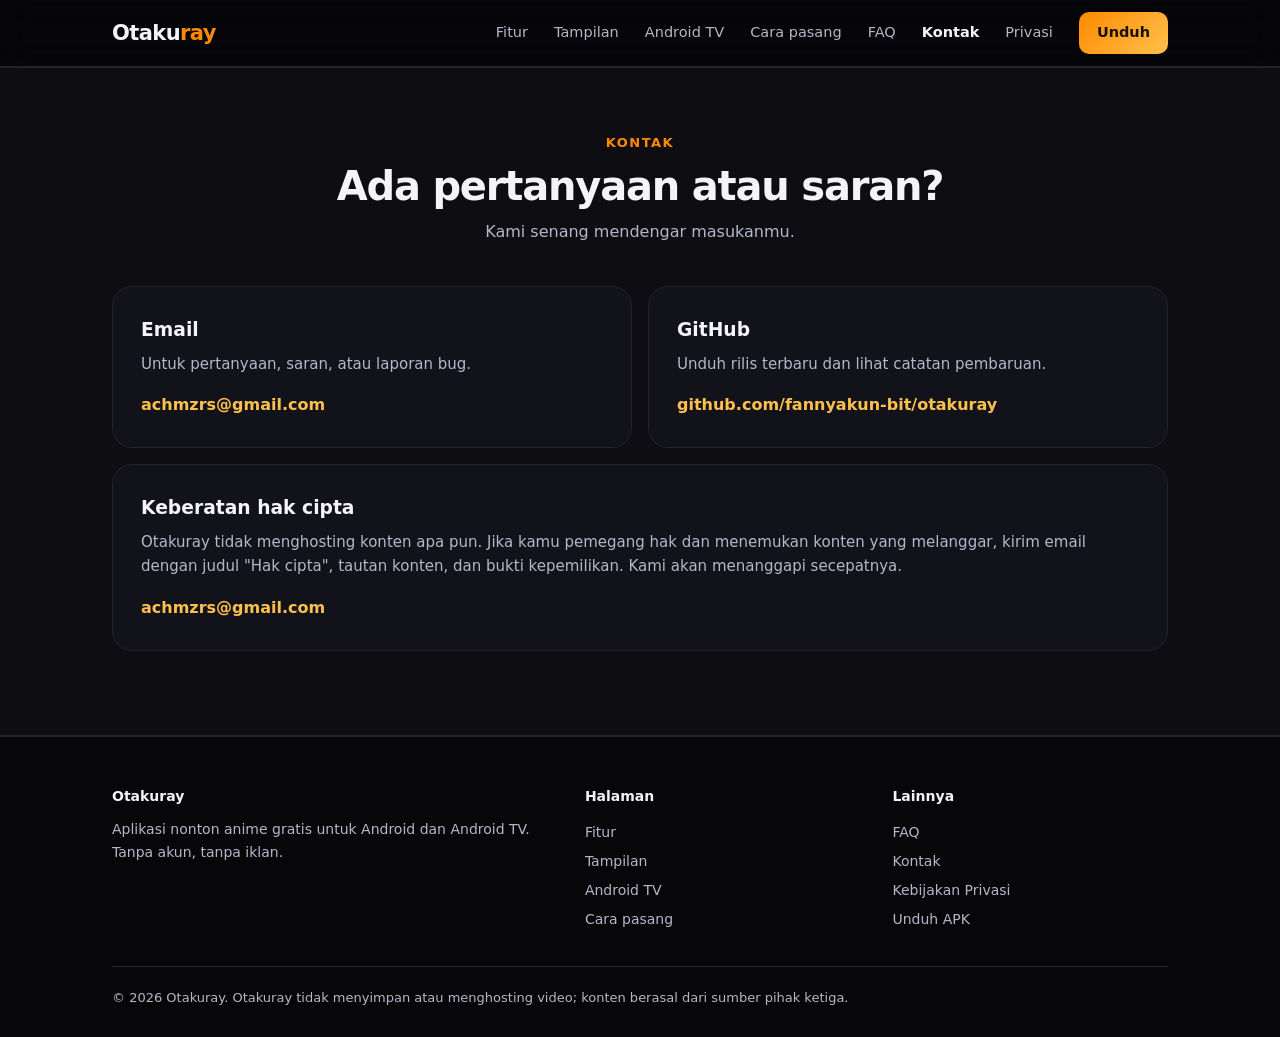
<file: web/kontak.html>
<!DOCTYPE html>
<html lang="id">
<head>
<meta charset="utf-8">
<meta name="viewport" content="width=device-width,initial-scale=1">
<title>Kontak Otakuray – Saran, Bug, dan Hak Cipta</title>
<meta name="description" content="Hubungi pengembang Otakuray untuk pertanyaan, saran, laporan bug, atau keberatan hak cipta.">
<meta name="robots" content="index,follow,max-image-preview:large">
<link rel="canonical" href="https://otakuray.fannyakun.workers.dev/kontak">
<link rel="icon" href="favicon.svg" type="image/svg+xml">
<meta property="og:type" content="website">
<meta property="og:site_name" content="Otakuray">
<meta property="og:locale" content="id_ID">
<meta property="og:title" content="Kontak Otakuray – Saran, Bug, dan Hak Cipta">
<meta property="og:description" content="Hubungi pengembang Otakuray untuk pertanyaan, saran, laporan bug, atau keberatan hak cipta.">
<meta property="og:url" content="https://otakuray.fannyakun.workers.dev/kontak">
<meta property="og:image" content="https://otakuray.fannyakun.workers.dev/og.png">
<meta property="og:image:width" content="1200">
<meta property="og:image:height" content="630">
<meta name="twitter:card" content="summary_large_image">
<meta name="twitter:title" content="Kontak Otakuray – Saran, Bug, dan Hak Cipta">
<meta name="twitter:description" content="Hubungi pengembang Otakuray untuk pertanyaan, saran, laporan bug, atau keberatan hak cipta.">
<meta name="twitter:image" content="https://otakuray.fannyakun.workers.dev/og.png">
<meta name="theme-color" content="#07070a">
<link rel="stylesheet" href="style.css">
<script>document.documentElement.className+=" js"</script>
</head>
<body>
<nav><div class="wrap">
<a class="logo" href="./">Otaku<b>ray</b></a>
<div class="navr"><a class="nb" href="https://github.com/fannyakun-bit/otakuray/releases/download/v.4.5/Otakuray.apk">Unduh</a><button class="ham" id="ham" type="button" aria-label="Buka menu" aria-expanded="false" aria-controls="menu"><span></span><span></span><span></span></button></div>
<div class="menu" id="menu">
<a href="fitur.html">Fitur</a>
<a href="tampilan.html">Tampilan</a>
<a href="android-tv.html">Android TV</a>
<a href="cara-pasang.html">Cara pasang</a>
<a href="faq.html">FAQ</a>
<a href="kontak.html" class="cur" aria-current="page">Kontak</a>
<a href="privacy.html">Privasi</a>
<a class="nb" href="https://github.com/fannyakun-bit/otakuray/releases/download/v.4.5/Otakuray.apk">Unduh</a>
</div>
</div></nav>
<main>
<section id="kontak" class="alt"><div class="wrap">
<div class="center"><p class="eyebrow">Kontak</p>
<h1 class="h2">Ada pertanyaan atau saran?</h1>
<p class="sub">Kami senang mendengar masukanmu.</p></div>
<div class="contact">
<div class="cbox"><h3>Email</h3><p>Untuk pertanyaan, saran, atau laporan bug.</p><a class="em" href="mailto:achmzrs@gmail.com">achmzrs@gmail.com</a></div>
<div class="cbox"><h3>GitHub</h3><p>Unduh rilis terbaru dan lihat catatan pembaruan.</p><a class="em" href="https://github.com/fannyakun-bit/otakuray/releases/latest">github.com/fannyakun-bit/otakuray</a></div>
<div class="cbox wide"><h3>Keberatan hak cipta</h3><p>Otakuray tidak menghosting konten apa pun. Jika kamu pemegang hak dan menemukan konten yang melanggar, kirim email dengan judul "Hak cipta", tautan konten, dan bukti kepemilikan. Kami akan menanggapi secepatnya.</p><a class="em" href="mailto:achmzrs@gmail.com?subject=Hak%20cipta">achmzrs@gmail.com</a></div>
</div>
</div></section>
</main>
<footer><div class="wrap">
<div class="fg">
<div><b>Otakuray</b><p>Aplikasi nonton anime gratis untuk Android dan Android TV. Tanpa akun, tanpa iklan.</p></div>
<div><b>Halaman</b><a href="fitur.html">Fitur</a><a href="tampilan.html">Tampilan</a><a href="android-tv.html">Android TV</a><a href="cara-pasang.html">Cara pasang</a></div>
<div><b>Lainnya</b><a href="faq.html">FAQ</a><a href="kontak.html">Kontak</a><a href="privacy.html">Kebijakan Privasi</a><a href="https://github.com/fannyakun-bit/otakuray/releases/download/v.4.5/Otakuray.apk">Unduh APK</a></div>
</div>
<div class="copy">© 2026 Otakuray. Otakuray tidak menyimpan atau menghosting video; konten berasal dari sumber pihak ketiga.</div>
</div></footer>
<script>
(function(){var h=document.getElementById("ham"),n=document.querySelector("nav");if(!h||!n)return;
function s(o){n.classList.toggle("open",o);h.setAttribute("aria-expanded",o?"true":"false");h.setAttribute("aria-label",o?"Tutup menu":"Buka menu")}
h.addEventListener("click",function(){s(!n.classList.contains("open"))});
n.querySelectorAll(".menu a").forEach(function(a){a.addEventListener("click",function(){s(false)})});
document.addEventListener("keydown",function(e){if(e.key==="Escape"){s(false);h.focus()}});
document.addEventListener("click",function(e){if(!n.contains(e.target))s(false)});
})();
</script>
</body>
</html>
</file>
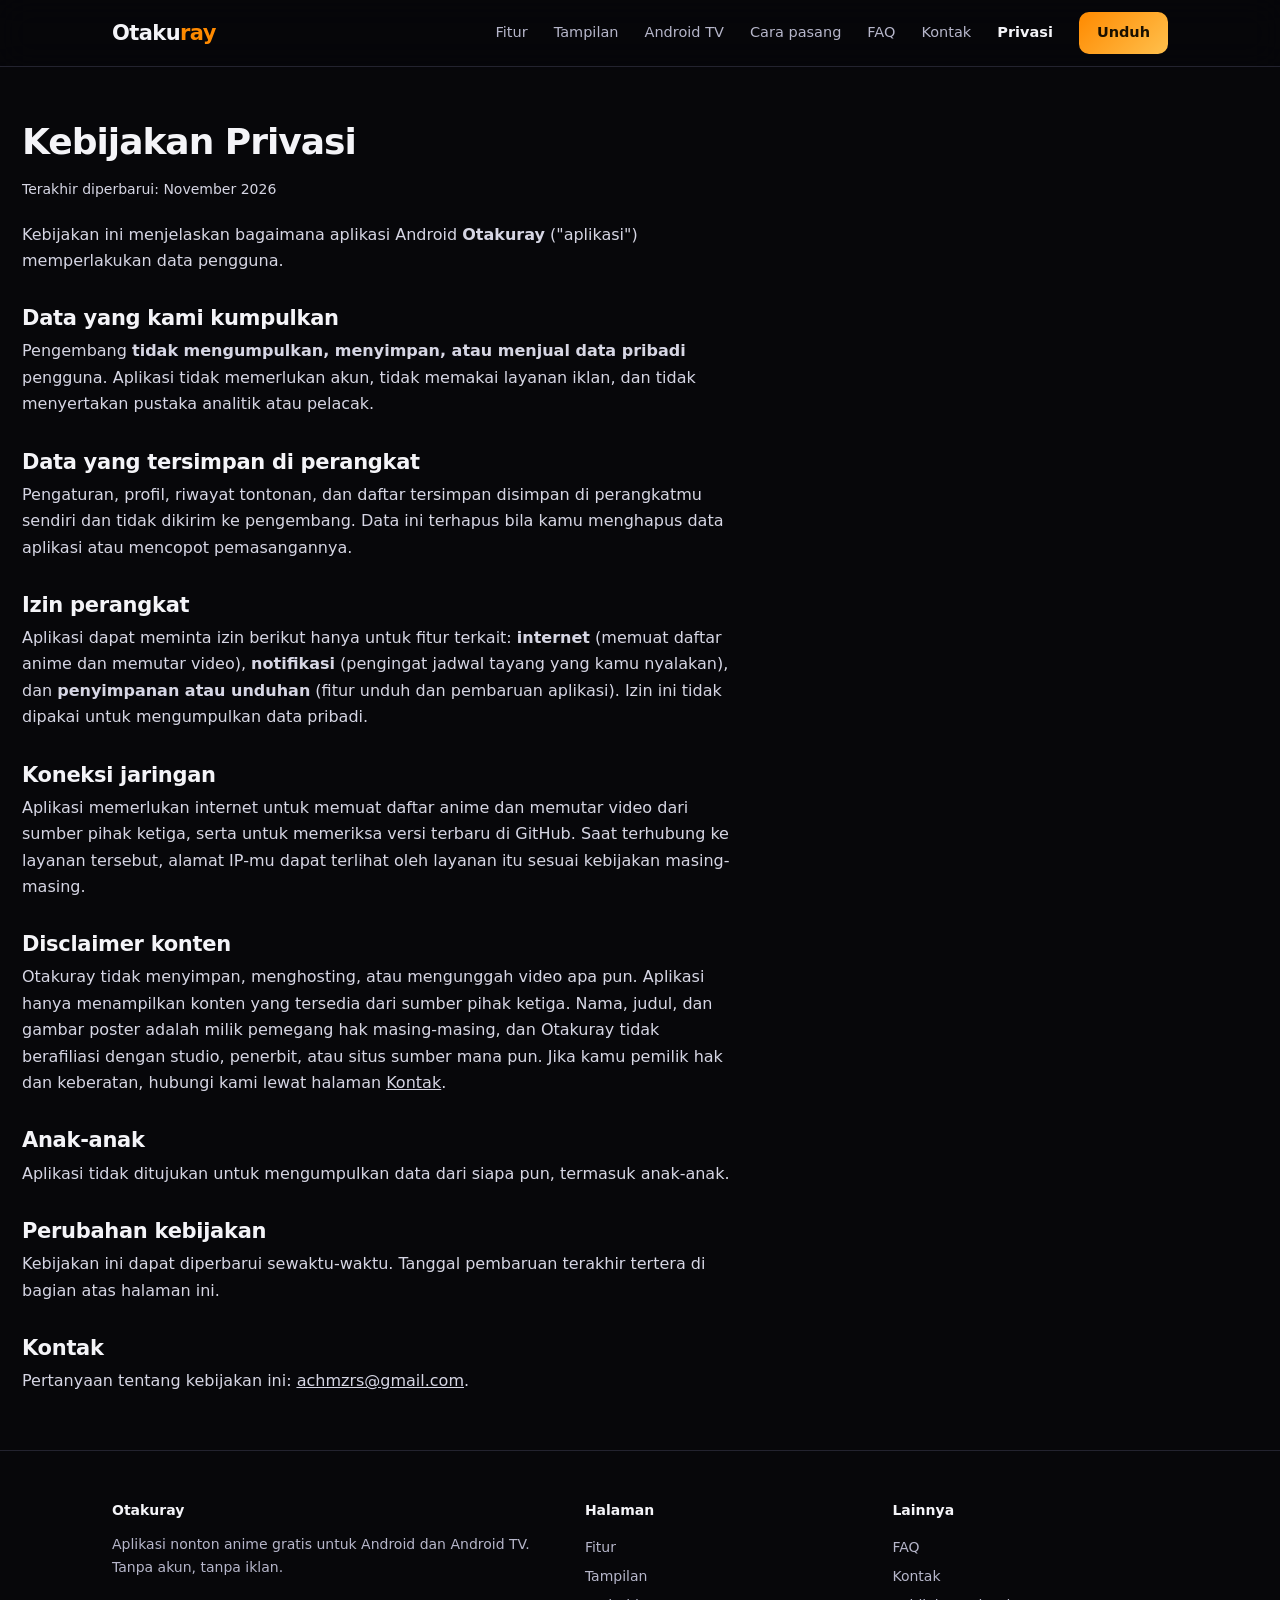
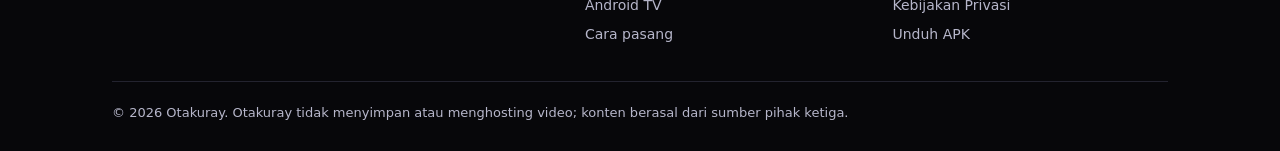
<file: web/privacy.html>
<!DOCTYPE html>
<html lang="id">
<head>
<meta charset="utf-8">
<meta name="viewport" content="width=device-width,initial-scale=1">
<title>Kebijakan Privasi Otakuray</title>
<meta name="description" content="Kebijakan privasi Otakuray: tidak ada data pribadi yang dikumpulkan, tanpa akun, tanpa iklan, tanpa pelacak.">
<meta name="robots" content="index,follow,max-image-preview:large">
<link rel="canonical" href="https://otakuray.fannyakun.workers.dev/privacy">
<link rel="icon" href="favicon.svg" type="image/svg+xml">
<meta property="og:type" content="website">
<meta property="og:site_name" content="Otakuray">
<meta property="og:locale" content="id_ID">
<meta property="og:title" content="Kebijakan Privasi Otakuray">
<meta property="og:description" content="Kebijakan privasi Otakuray: tidak ada data pribadi yang dikumpulkan, tanpa akun, tanpa iklan, tanpa pelacak.">
<meta property="og:url" content="https://otakuray.fannyakun.workers.dev/privacy">
<meta property="og:image" content="https://otakuray.fannyakun.workers.dev/og.png">
<meta property="og:image:width" content="1200">
<meta property="og:image:height" content="630">
<meta name="twitter:card" content="summary_large_image">
<meta name="twitter:title" content="Kebijakan Privasi Otakuray">
<meta name="twitter:description" content="Kebijakan privasi Otakuray: tidak ada data pribadi yang dikumpulkan, tanpa akun, tanpa iklan, tanpa pelacak.">
<meta name="twitter:image" content="https://otakuray.fannyakun.workers.dev/og.png">
<meta name="theme-color" content="#07070a">
<link rel="stylesheet" href="style.css">
<script>document.documentElement.className+=" js"</script>
</head>
<body>
<nav><div class="wrap">
<a class="logo" href="./">Otaku<b>ray</b></a>
<div class="navr"><a class="nb" href="https://github.com/fannyakun-bit/otakuray/releases/download/v.4.5/Otakuray.apk">Unduh</a><button class="ham" id="ham" type="button" aria-label="Buka menu" aria-expanded="false" aria-controls="menu"><span></span><span></span><span></span></button></div>
<div class="menu" id="menu">
<a href="fitur.html">Fitur</a>
<a href="tampilan.html">Tampilan</a>
<a href="android-tv.html">Android TV</a>
<a href="cara-pasang.html">Cara pasang</a>
<a href="faq.html">FAQ</a>
<a href="kontak.html">Kontak</a>
<a href="privacy.html" class="cur" aria-current="page">Privasi</a>
<a class="nb" href="https://github.com/fannyakun-bit/otakuray/releases/download/v.4.5/Otakuray.apk">Unduh</a>
</div>
</div></nav>
<main class="doc">
<h1>Kebijakan Privasi</h1>
<p class="up">Terakhir diperbarui: November 2026</p>
<p>Kebijakan ini menjelaskan bagaimana aplikasi Android <b>Otakuray</b> ("aplikasi") memperlakukan data pengguna.</p>

<h2>Data yang kami kumpulkan</h2>
<p>Pengembang <b>tidak mengumpulkan, menyimpan, atau menjual data pribadi</b> pengguna. Aplikasi tidak memerlukan akun, tidak memakai layanan iklan, dan tidak menyertakan pustaka analitik atau pelacak.</p>

<h2>Data yang tersimpan di perangkat</h2>
<p>Pengaturan, profil, riwayat tontonan, dan daftar tersimpan disimpan di perangkatmu sendiri dan tidak dikirim ke pengembang. Data ini terhapus bila kamu menghapus data aplikasi atau mencopot pemasangannya.</p>

<h2>Izin perangkat</h2>
<p>Aplikasi dapat meminta izin berikut hanya untuk fitur terkait: <b>internet</b> (memuat daftar anime dan memutar video), <b>notifikasi</b> (pengingat jadwal tayang yang kamu nyalakan), dan <b>penyimpanan atau unduhan</b> (fitur unduh dan pembaruan aplikasi). Izin ini tidak dipakai untuk mengumpulkan data pribadi.</p>

<h2>Koneksi jaringan</h2>
<p>Aplikasi memerlukan internet untuk memuat daftar anime dan memutar video dari sumber pihak ketiga, serta untuk memeriksa versi terbaru di GitHub. Saat terhubung ke layanan tersebut, alamat IP-mu dapat terlihat oleh layanan itu sesuai kebijakan masing-masing.</p>

<h2 id="disclaimer">Disclaimer konten</h2>
<p>Otakuray tidak menyimpan, menghosting, atau mengunggah video apa pun. Aplikasi hanya menampilkan konten yang tersedia dari sumber pihak ketiga. Nama, judul, dan gambar poster adalah milik pemegang hak masing-masing, dan Otakuray tidak berafiliasi dengan studio, penerbit, atau situs sumber mana pun. Jika kamu pemilik hak dan keberatan, hubungi kami lewat halaman <a href="kontak.html"><u>Kontak</u></a>.</p>

<h2>Anak-anak</h2>
<p>Aplikasi tidak ditujukan untuk mengumpulkan data dari siapa pun, termasuk anak-anak.</p>

<h2>Perubahan kebijakan</h2>
<p>Kebijakan ini dapat diperbarui sewaktu-waktu. Tanggal pembaruan terakhir tertera di bagian atas halaman ini.</p>

<h2>Kontak</h2>
<p>Pertanyaan tentang kebijakan ini: <a href="mailto:achmzrs@gmail.com"><u>achmzrs@gmail.com</u></a>.</p>
</main>
<footer><div class="wrap">
<div class="fg">
<div><b>Otakuray</b><p>Aplikasi nonton anime gratis untuk Android dan Android TV. Tanpa akun, tanpa iklan.</p></div>
<div><b>Halaman</b><a href="fitur.html">Fitur</a><a href="tampilan.html">Tampilan</a><a href="android-tv.html">Android TV</a><a href="cara-pasang.html">Cara pasang</a></div>
<div><b>Lainnya</b><a href="faq.html">FAQ</a><a href="kontak.html">Kontak</a><a href="privacy.html">Kebijakan Privasi</a><a href="https://github.com/fannyakun-bit/otakuray/releases/download/v.4.5/Otakuray.apk">Unduh APK</a></div>
</div>
<div class="copy">© 2026 Otakuray. Otakuray tidak menyimpan atau menghosting video; konten berasal dari sumber pihak ketiga.</div>
</div></footer>
<script>
(function(){var h=document.getElementById("ham"),n=document.querySelector("nav");if(!h||!n)return;
function s(o){n.classList.toggle("open",o);h.setAttribute("aria-expanded",o?"true":"false");h.setAttribute("aria-label",o?"Tutup menu":"Buka menu")}
h.addEventListener("click",function(){s(!n.classList.contains("open"))});
n.querySelectorAll(".menu a").forEach(function(a){a.addEventListener("click",function(){s(false)})});
document.addEventListener("keydown",function(e){if(e.key==="Escape"){s(false);h.focus()}});
document.addEventListener("click",function(e){if(!n.contains(e.target))s(false)});
})();
</script>
</body>
</html>
</file>
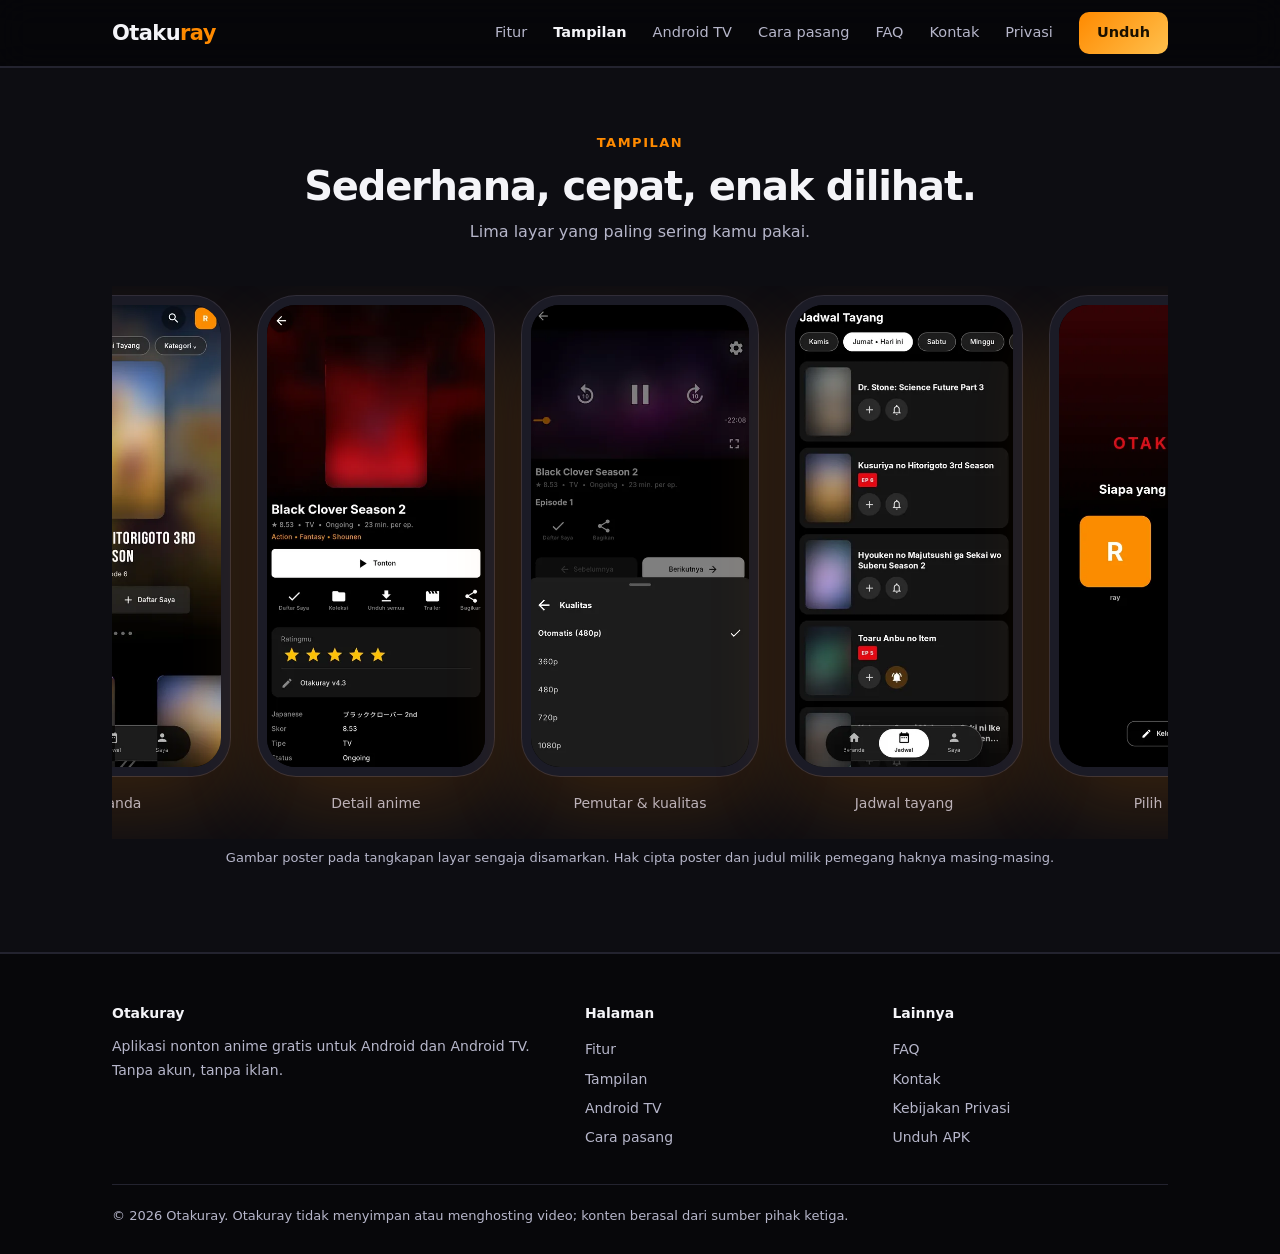
<file: web/tampilan.html>
<!DOCTYPE html>
<html lang="id">
<head>
<meta charset="utf-8">
<meta name="viewport" content="width=device-width,initial-scale=1">
<title>Tampilan Aplikasi Otakuray – Tangkapan Layar</title>
<meta name="description" content="Lihat tampilan Otakuray: beranda, detail anime, pemutar dengan pilihan kualitas, jadwal tayang, dan pilih profil.">
<meta name="robots" content="index,follow,max-image-preview:large">
<link rel="canonical" href="https://otakuray.fannyakun.workers.dev/tampilan">
<link rel="icon" href="favicon.svg" type="image/svg+xml">
<meta property="og:type" content="website">
<meta property="og:site_name" content="Otakuray">
<meta property="og:locale" content="id_ID">
<meta property="og:title" content="Tampilan Aplikasi Otakuray – Tangkapan Layar">
<meta property="og:description" content="Lihat tampilan Otakuray: beranda, detail anime, pemutar dengan pilihan kualitas, jadwal tayang, dan pilih profil.">
<meta property="og:url" content="https://otakuray.fannyakun.workers.dev/tampilan">
<meta property="og:image" content="https://otakuray.fannyakun.workers.dev/og.png">
<meta property="og:image:width" content="1200">
<meta property="og:image:height" content="630">
<meta name="twitter:card" content="summary_large_image">
<meta name="twitter:title" content="Tampilan Aplikasi Otakuray – Tangkapan Layar">
<meta name="twitter:description" content="Lihat tampilan Otakuray: beranda, detail anime, pemutar dengan pilihan kualitas, jadwal tayang, dan pilih profil.">
<meta name="twitter:image" content="https://otakuray.fannyakun.workers.dev/og.png">
<meta name="theme-color" content="#07070a">
<link rel="stylesheet" href="style.css">
<script>document.documentElement.className+=" js"</script>
</head>
<body>
<nav><div class="wrap">
<a class="logo" href="./">Otaku<b>ray</b></a>
<div class="navr"><a class="nb" href="https://github.com/fannyakun-bit/otakuray/releases/download/v.4.5/Otakuray.apk">Unduh</a><button class="ham" id="ham" type="button" aria-label="Buka menu" aria-expanded="false" aria-controls="menu"><span></span><span></span><span></span></button></div>
<div class="menu" id="menu">
<a href="fitur.html">Fitur</a>
<a href="tampilan.html" class="cur" aria-current="page">Tampilan</a>
<a href="android-tv.html">Android TV</a>
<a href="cara-pasang.html">Cara pasang</a>
<a href="faq.html">FAQ</a>
<a href="kontak.html">Kontak</a>
<a href="privacy.html">Privasi</a>
<a class="nb" href="https://github.com/fannyakun-bit/otakuray/releases/download/v.4.5/Otakuray.apk">Unduh</a>
</div>
</div></nav>
<main>
<section id="tampilan" class="alt"><div class="wrap">
<div class="center"><p class="eyebrow">Tampilan</p>
<h1 class="h2">Sederhana, cepat, enak dilihat.</h1>
<p class="sub">Lima layar yang paling sering kamu pakai.</p></div>
<div class="shots">
<figure><div class="phone sc"><img src="img/beranda.webp" alt="Layar Beranda: rekomendasi dan Top 10" width="450" height="908" loading="lazy" decoding="async"></div><figcaption>Beranda</figcaption></figure>
<figure><div class="phone sc"><img src="img/detail.webp" alt="Layar detail anime" width="450" height="908" loading="lazy" decoding="async"></div><figcaption>Detail anime</figcaption></figure>
<figure><div class="phone sc"><img src="img/pemutar.webp" alt="Pemutar dengan pilihan kualitas" width="450" height="908" loading="lazy" decoding="async"></div><figcaption>Pemutar &amp; kualitas</figcaption></figure>
<figure><div class="phone sc"><img src="img/jadwal.webp" alt="Layar jadwal tayang" width="450" height="908" loading="lazy" decoding="async"></div><figcaption>Jadwal tayang</figcaption></figure>
<figure><div class="phone sc"><img src="img/profil.webp" alt="Layar pilih profil" width="450" height="908" loading="lazy" decoding="async"></div><figcaption>Pilih profil</figcaption></figure>
</div>
<p class="note center">Gambar poster pada tangkapan layar sengaja disamarkan. Hak cipta poster dan judul milik pemegang haknya masing-masing.</p>
</div></section>
</main>
<footer><div class="wrap">
<div class="fg">
<div><b>Otakuray</b><p>Aplikasi nonton anime gratis untuk Android dan Android TV. Tanpa akun, tanpa iklan.</p></div>
<div><b>Halaman</b><a href="fitur.html">Fitur</a><a href="tampilan.html">Tampilan</a><a href="android-tv.html">Android TV</a><a href="cara-pasang.html">Cara pasang</a></div>
<div><b>Lainnya</b><a href="faq.html">FAQ</a><a href="kontak.html">Kontak</a><a href="privacy.html">Kebijakan Privasi</a><a href="https://github.com/fannyakun-bit/otakuray/releases/download/v.4.5/Otakuray.apk">Unduh APK</a></div>
</div>
<div class="copy">© 2026 Otakuray. Otakuray tidak menyimpan atau menghosting video; konten berasal dari sumber pihak ketiga.</div>
</div></footer>
<script>
(function(){var h=document.getElementById("ham"),n=document.querySelector("nav");if(!h||!n)return;
function s(o){n.classList.toggle("open",o);h.setAttribute("aria-expanded",o?"true":"false");h.setAttribute("aria-label",o?"Tutup menu":"Buka menu")}
h.addEventListener("click",function(){s(!n.classList.contains("open"))});
n.querySelectorAll(".menu a").forEach(function(a){a.addEventListener("click",function(){s(false)})});
document.addEventListener("keydown",function(e){if(e.key==="Escape"){s(false);h.focus()}});
document.addEventListener("click",function(e){if(!n.contains(e.target))s(false)});
})();
</script>
</body>
</html>
</file>
<file: web/style.css>
:root{--bg:#07070a;--bg2:#0d0d12;--card:#12121a;--line:#23232f;--tx:#f4f4f8;--mu:#b6b6ca;--ac:#ff8a00;--ac2:#ffc04d;color-scheme:dark}
*{box-sizing:border-box;margin:0}
html{scroll-behavior:smooth;scroll-padding-top:76px}
body{background:var(--bg);color:var(--tx);font:16px/1.65 system-ui,-apple-system,"Segoe UI",Roboto,sans-serif;-webkit-font-smoothing:antialiased;overflow-x:hidden}
a{color:inherit}
.wrap{max-width:1100px;margin:0 auto;padding:0 22px}
/* nav */
nav{position:sticky;top:0;z-index:30;background:rgba(7,7,10,.85);backdrop-filter:blur(16px);border-bottom:1px solid var(--line)}
nav .wrap{display:flex;align-items:center;justify-content:space-between;height:66px;position:relative}
.logo{font-weight:800;font-size:21px;text-decoration:none;letter-spacing:-.6px}
.logo b{color:var(--ac)}
.menu{display:flex;align-items:center;gap:26px}
.menu a{color:var(--mu);text-decoration:none;font-size:14.5px;transition:color .2s}
.menu a:hover{color:var(--tx)}
.menu a.nb{color:#1a1000;background:linear-gradient(135deg,var(--ac),var(--ac2));font-weight:700;padding:9px 18px;border-radius:10px}
#m,.bg{display:none}
.btn{display:inline-flex;align-items:center;justify-content:center;gap:8px;background:linear-gradient(135deg,var(--ac),var(--ac2));color:#1a1000;font-weight:700;text-decoration:none;padding:15px 28px;border-radius:14px;box-shadow:0 10px 36px rgba(255,138,0,.3);transition:transform .2s,box-shadow .2s}
.btn:hover{transform:translateY(-3px);box-shadow:0 16px 44px rgba(255,138,0,.45)}
.btn.o{background:rgba(255,255,255,.04);border:1px solid var(--line);box-shadow:none;color:var(--tx)}
.btn.o:hover{background:rgba(255,255,255,.08)}
/* hero */
.hero{position:relative;padding:80px 0 72px;overflow:hidden}
.orb{position:absolute;border-radius:50%;filter:blur(90px);animation:drift 14s ease-in-out infinite alternate;pointer-events:none}
.o1{width:440px;height:440px;background:#ff8a00;right:-90px;top:-130px;opacity:.26}
.o2{width:360px;height:360px;background:#7a3cff;left:-130px;top:180px;opacity:.12}
@keyframes drift{to{transform:translate(40px,30px) scale(1.15)}}
.hero .wrap{position:relative;display:grid;grid-template-columns:1.1fr .9fr;gap:48px;align-items:center}
.tag{display:inline-flex;gap:8px;align-items:center;font-size:13px;color:var(--ac2);background:rgba(255,138,0,.08);border:1px solid rgba(255,138,0,.25);border-radius:99px;padding:6px 14px;margin-bottom:22px}
.tag:before{content:"";width:7px;height:7px;border-radius:50%;background:var(--ac)}
h1{font-size:clamp(38px,6.4vw,66px);line-height:1.04;letter-spacing:-2px;margin-bottom:18px}
h1 span{color:var(--ac2)}
.lead{color:var(--mu);font-size:18px;max-width:490px;margin-bottom:30px}
.cta{display:flex;gap:12px;flex-wrap:wrap}
.note{color:var(--mu);font-size:13px;margin-top:16px}
.stage{position:relative;justify-self:center;animation:float 6s ease-in-out infinite}
@keyframes float{50%{transform:translateY(-12px)}}
.chip{position:absolute;background:rgba(18,18,26,.92);border:1px solid var(--line);border-radius:14px;padding:10px 14px;font-size:13px;font-weight:600;box-shadow:0 12px 30px rgba(0,0,0,.5)}
.chip small{display:block;color:var(--mu);font-weight:400;font-size:11px}
.c1{left:-120px;top:200px}.c2{right:-70px;bottom:60px}
/* phone */
.phone{position:relative;flex:0 0 auto;width:236px;height:480px;border-radius:38px;border:9px solid #1b1b26;background:#000;overflow:hidden;box-shadow:0 36px 80px rgba(255,138,0,.16),0 0 0 1px #2c2c3a}
.phone:before{content:"";position:absolute;top:8px;left:50%;width:66px;height:17px;margin-left:-33px;background:#000;border-radius:12px;z-index:3}
.scr{position:absolute;inset:0;padding:34px 14px 14px;font-size:11px}
.top{display:flex;justify-content:space-between;align-items:center;margin-bottom:10px}
.top b{font-size:15px}
.av{width:24px;height:24px;border-radius:7px;background:var(--ac);display:grid;place-items:center;font-weight:700;color:#1a1000}
.chips{display:flex;gap:5px;margin-bottom:10px}
.chips i{font-style:normal;border:1px solid #333;border-radius:99px;padding:3px 8px;font-size:9px;color:#ccc}
.poster{height:180px;width:124px;margin:0 auto 10px;border-radius:12px;background:linear-gradient(160deg,#3b1d6e,#d4457a 55%,#ff9a3c);box-shadow:0 12px 30px rgba(0,0,0,.6)}
.scr h4{text-align:center;font-size:13px}
.scr small{display:block;text-align:center;color:var(--mu);margin:2px 0 10px}
.bt{display:flex;gap:6px;justify-content:center}
.bt u{text-decoration:none;background:#fff;color:#000;border-radius:7px;padding:7px 12px;font-weight:600}
.bt u.g{background:#262626;color:#fff}
.nav2{position:absolute;left:16px;right:16px;bottom:14px;display:flex;gap:2px;background:#161616;border:1px solid #333;border-radius:99px;padding:4px}
.nav2 u{flex:1;text-align:center;text-decoration:none;color:var(--mu);padding:8px 0;border-radius:99px;font-size:10px}
.nav2 u.a{background:#fff;color:#000;font-weight:600}
.scr h5{font-size:14px;margin:6px 0 12px}
.q{display:flex;justify-content:space-between;align-items:center;padding:11px 4px;border-bottom:1px solid #1c1c1c;font-size:12px}
.q b{color:var(--ac)}
.q em{font-style:normal;color:var(--mu);font-size:10px}
.bar{height:5px;border-radius:9px;background:#222;margin-top:6px;overflow:hidden}
.bar i{display:block;height:100%;width:78%;background:linear-gradient(90deg,var(--ac),var(--ac2));border-radius:9px}
.row{display:flex;gap:6px;margin-top:6px}
.row i{flex:1;height:64px;border-radius:8px;background:#2a2036}
.row i:nth-child(2){background:#3a2433}.row i:nth-child(3){background:#1f2f3d}
/* strip */
.strip{border-block:1px solid var(--line);background:var(--bg2)}
.strip .wrap{display:grid;grid-template-columns:repeat(4,1fr);text-align:center;padding-block:28px;gap:12px}
.strip b{display:block;font-size:24px;letter-spacing:-.5px;color:var(--ac2)}
.strip span{color:var(--mu);font-size:13px}
/* sections */
section{padding:84px 0}
.alt{background:var(--bg2);border-block:1px solid var(--line)}
.eyebrow{color:var(--ac);font-weight:700;font-size:13px;letter-spacing:1.5px;text-transform:uppercase;margin-bottom:10px}
h2{font-size:clamp(28px,4vw,40px);letter-spacing:-1.2px;line-height:1.15;margin-bottom:10px}
.sub{color:var(--mu);margin-bottom:40px;max-width:540px}
.center{text-align:center}.center .sub{margin-inline:auto}
.shots{display:flex;gap:28px;justify-content:center;overflow-x:auto;padding:10px 6px 24px;scroll-snap-type:x mandatory}
.shots figure{scroll-snap-align:center;text-align:center}
.shots figcaption{margin-top:16px;color:var(--mu);font-size:14px}
.grid{display:grid;grid-template-columns:repeat(3,1fr);gap:16px}
.card{background:var(--card);border:1px solid var(--line);border-radius:20px;padding:26px;transition:transform .3s,border-color .3s}
@media(hover:hover){.card:hover{transform:translateY(-6px);border-color:rgba(255,138,0,.4)}}
.card:active{transform:scale(.98);border-color:rgba(255,138,0,.4)}
.ic{width:46px;height:46px;border-radius:13px;background:rgba(255,138,0,.1);border:1px solid rgba(255,138,0,.25);display:grid;place-items:center;font-size:22px;margin-bottom:16px}
.card h3{font-size:18px;margin-bottom:6px;letter-spacing:-.3px}
.card p{color:var(--mu);font-size:15px}
/* TV */
.tvwrap{display:grid;grid-template-columns:1fr 1fr;gap:48px;align-items:center}
.tv{border:10px solid #1b1b26;border-radius:18px;background:#05050a;padding:18px;box-shadow:0 30px 70px rgba(255,138,0,.12)}
.tv .h{height:70px;border-radius:10px;background:linear-gradient(110deg,#3b1d6e,#d4457a 60%,#ff9a3c);margin-bottom:12px}
.tv .r{display:grid;grid-template-columns:repeat(4,1fr);gap:8px}
.tv .r i{height:62px;border-radius:8px;background:#1d1d2b}
.tv .r i.f{outline:3px solid var(--ac);animation:glow 2s ease-in-out infinite}
@keyframes glow{50%{box-shadow:0 0 22px rgba(255,138,0,.7)}}
.tick{list-style:none;padding:0;margin-top:18px}
.tick li{padding:6px 0 6px 28px;position:relative;color:var(--mu)}
.tick li:before{content:"✓";position:absolute;left:0;color:var(--ac);font-weight:800}
/* steps */
.steps{display:grid;grid-template-columns:repeat(4,1fr);gap:16px;counter-reset:s}
.st{counter-increment:s;background:var(--card);border:1px solid var(--line);border-radius:20px;padding:24px}
.st:before{content:counter(s);display:grid;place-items:center;width:36px;height:36px;border-radius:50%;background:linear-gradient(135deg,var(--ac),var(--ac2));color:#1a1000;font-weight:800;margin-bottom:14px}
.st b{display:block;margin-bottom:4px}
.st span{color:var(--mu);font-size:14.5px}
/* faq */
details{background:var(--card);border:1px solid var(--line);border-radius:14px;padding:16px 20px;margin-bottom:10px}
details[open]{border-color:rgba(255,138,0,.4)}
summary{cursor:pointer;font-weight:600;list-style:none;display:flex;justify-content:space-between}
summary::-webkit-details-marker{display:none}
summary:after{content:"+";color:var(--ac);font-size:20px;line-height:1}
details[open] summary:after{content:"–"}
details p{color:var(--mu);margin-top:10px;font-size:15px}
/* contact */
.contact{display:grid;grid-template-columns:1fr 1fr;gap:16px}
.cbox{background:var(--card);border:1px solid var(--line);border-radius:20px;padding:28px}
.cbox h3{margin-bottom:6px}
.cbox p{color:var(--mu);font-size:15px;margin-bottom:16px}
.cbox a.em{color:var(--ac2);font-weight:700;text-decoration:none;word-break:break-all}
.final{text-align:center;background:radial-gradient(520px 230px at 50% 100%,rgba(255,138,0,.2),transparent)}
.final .sub{margin-inline:auto}
/* footer */
footer{border-top:1px solid var(--line);padding:48px 0 28px;color:var(--mu);font-size:14px}
.fg{display:grid;grid-template-columns:1.6fr 1fr 1fr;gap:32px;margin-bottom:32px}
.fg b{display:block;color:var(--tx);margin-bottom:10px}
.fg a{display:block;text-decoration:none;padding:3px 0}
.fg a:hover{color:var(--tx)}
.copy{border-top:1px solid var(--line);padding-top:20px;font-size:13px}
/* doc page */
.doc{max-width:760px;padding:56px 22px}
.doc h1{font-size:36px;letter-spacing:-1px}
.doc h2{font-size:21px;margin:32px 0 8px;letter-spacing:-.3px}
.doc p,.doc li{color:#d6d6e4}
.doc ul{padding-left:20px}
.doc li{margin:4px 0}
.up{color:var(--mu);font-size:14px;margin:6px 0 20px}
@media(max-width:860px){
.hero .wrap,.tvwrap,.contact,.fg{grid-template-columns:1fr}
.grid,.steps{grid-template-columns:1fr}
.strip .wrap{grid-template-columns:repeat(2,1fr)}
.stage{margin-top:24px}.chip{display:none}
section{padding:60px 0}
.bg{display:none}
html{scroll-padding-top:72px}
.shots{justify-content:flex-start}
}
@media(prefers-reduced-motion:reduce){*{animation:none!important;transition:none!important}}

.menu a.cur{color:var(--tx);font-weight:600}
main>section:first-child{padding-top:64px}

/* --- layout: footer nempel bawah --- */
body{display:flex;flex-direction:column;min-height:100vh;min-height:100dvh}
main{flex:1 0 auto;min-width:0}
footer{margin-top:auto}
.btn{min-height:48px}
/* --- fokus jelas (remote TV / keyboard) --- */
a:focus-visible,button:focus-visible,summary:focus-visible{outline:3px solid var(--ac);outline-offset:3px;border-radius:8px}
.menu a:focus-visible{background:rgba(255,138,0,.12)}
/* --- hamburger --- */
.navr,.ham{display:none}
@media(max-width:860px){
nav .wrap{height:56px;flex-wrap:nowrap;padding-top:0}
.logo{font-size:20px}
.navr{display:flex;align-items:center;gap:10px}
.navr .nb{color:#1a1000;background:linear-gradient(135deg,var(--ac),var(--ac2));font-weight:700;font-size:14px;text-decoration:none;padding:0 16px;min-height:40px;border-radius:10px;display:inline-flex;align-items:center}
.ham{display:flex;flex-direction:column;justify-content:center;gap:5px;width:44px;height:44px;padding:0 11px;background:transparent;border:1px solid var(--line);border-radius:12px;cursor:pointer}
.ham span{display:block;height:2px;background:var(--tx);border-radius:2px;transition:transform .2s,opacity .2s}
nav.open .ham span:nth-child(1){transform:translateY(7px) rotate(45deg)}
nav.open .ham span:nth-child(2){opacity:0}
nav.open .ham span:nth-child(3){transform:translateY(-7px) rotate(-45deg)}
.menu{width:100%;flex-direction:column;align-items:stretch;gap:0}
.menu a{font-size:16px;padding:15px 4px;border-bottom:1px solid var(--line);min-height:48px;display:flex;align-items:center}
.menu a.nb{display:none}
.menu a.cur{color:var(--ac2)}
.js .menu{display:none;position:absolute;left:0;right:0;top:100%;padding:4px 22px 12px;background:#07070a;border-bottom:1px solid var(--line);max-height:calc(100vh - 56px);overflow-y:auto}
.js nav.open .menu{display:flex}
h1{font-size:clamp(32px,9.5vw,44px);letter-spacing:-1.2px}
h2{font-size:clamp(24px,7vw,30px)}
.doc{padding:36px 22px 48px}
.doc h1{font-size:28px}
.doc h2{font-size:19px;margin-top:26px}
section{padding:48px 0}
.hero{padding:48px 0 40px}
.fg a{padding:9px 0}
summary{padding:4px 0;min-height:32px;align-items:center}
.cbox a.em{display:inline-block;padding:8px 0}
}

/* --- screenshot asli di mockup HP --- */
.phone.sc:before{display:none}
.phone.sc{background:#000}
.phone.sc img{display:block;width:100%;height:100%;object-fit:cover;object-position:top}
.cbox.wide{grid-column:1/-1}
.note.center{text-align:center;margin-top:8px}
@media(max-width:860px){.cbox.wide{grid-column:auto}}

/* h1 halaman dalam (satu h1 per halaman untuk SEO, ukuran sama seperti h2) */
.h2{font-size:clamp(28px,4vw,40px);letter-spacing:-1.2px;line-height:1.15;margin-bottom:10px}
@media(max-width:860px){.h2{font-size:clamp(24px,7vw,30px)}}
</file>
